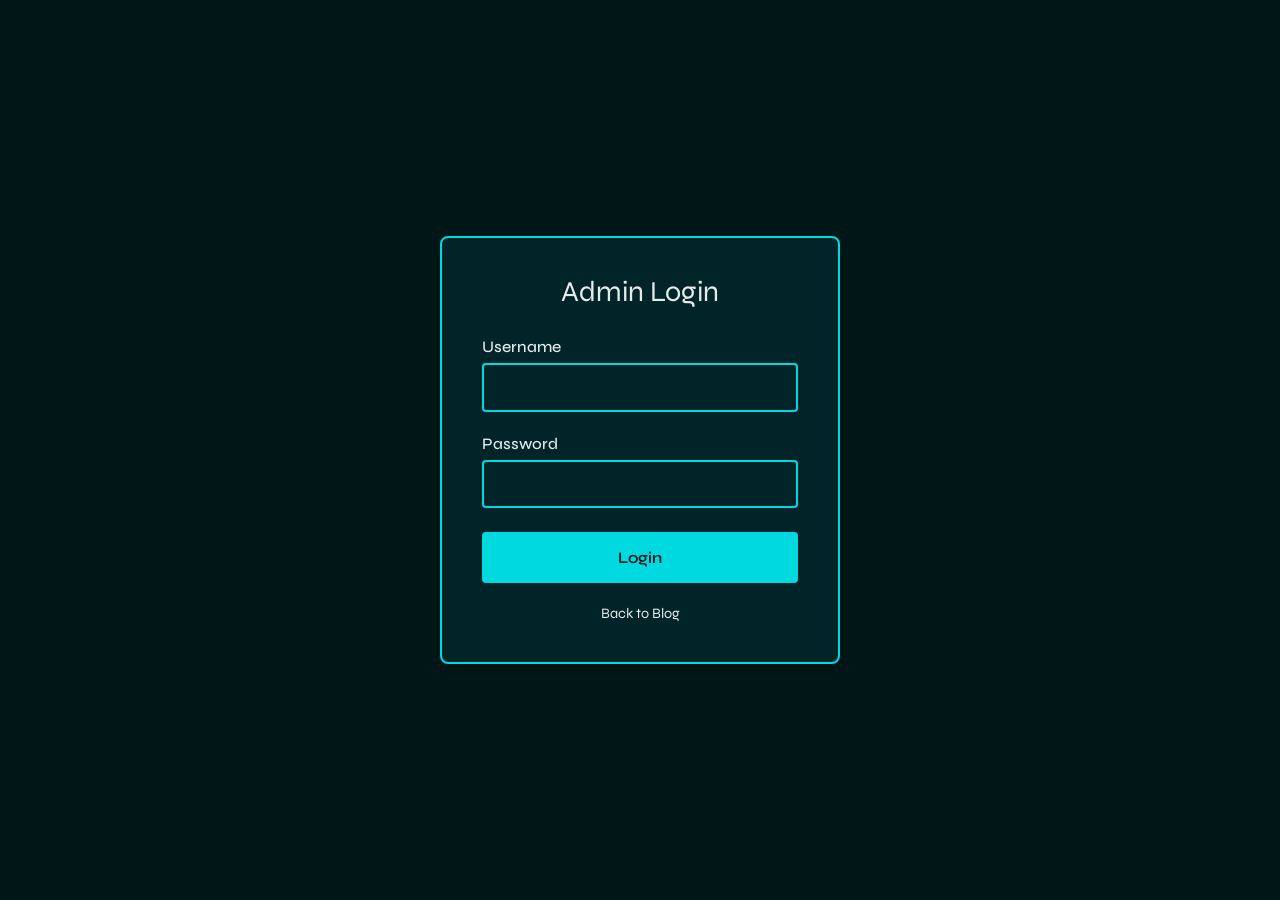
<file: admin-dashboard.html>
<!DOCTYPE html>
<html lang="en">
<head>
    <meta charset="UTF-8">
    <meta name="viewport" content="width=device-width, initial-scale=1.0">
    <title>Admin Dashboard - Imon Hosen</title>
    <link rel="stylesheet" href="css/style.css">
    <link rel="stylesheet" href="css/admin.css">
    <link rel="stylesheet" href="https://cdnjs.cloudflare.com/ajax/libs/font-awesome/6.5.1/css/all.min.css">
</head>
<body>
    <div class="admin-container">
        <!-- Sidebar -->
        <aside class="admin-sidebar">
            <div class="sidebar-header">
                <img src="img/logo/imon's.png" alt="Logo" class="sidebar-logo">
                <h2>Admin Panel</h2>
            </div>
            <nav class="sidebar-nav">
                <ul>
                    <li class="active">
                        <a href="#dashboard"><i class="fas fa-home"></i> Dashboard</a>
                    </li>
                    <li>
                        <a href="#new-post"><i class="fas fa-plus-circle"></i> New Post</a>
                    </li>
                    <li>
                        <a href="#manage-posts"><i class="fas fa-file-alt"></i> Manage Posts</a>
                    </li>
                    <li>
                        <a href="#categories"><i class="fas fa-tags"></i> Categories</a>
                    </li>
                    <li>
                        <a href="#analytics"><i class="fas fa-chart-bar"></i> Analytics</a>
                    </li>
                    <li>
                        <a href="#settings"><i class="fas fa-cog"></i> Settings</a>
                    </li>
                </ul>
            </nav>
            <div class="sidebar-footer">
                <button id="logoutBtn" class="logout-btn">
                    <i class="fas fa-sign-out-alt"></i> Logout
                </button>
            </div>
        </aside>

        <!-- Main Content -->
        <main class="admin-main">
            <!-- Top Header -->
            <header class="admin-header">
                <div class="header-left">
                    <button id="sidebarToggle" class="sidebar-toggle">
                        <i class="fas fa-bars"></i>
                    </button>
                    <h1>Dashboard</h1>
                </div>
                <div class="header-right">
                    <div class="admin-profile">
                        <img src="img/logo/imon's.png" alt="Profile" class="profile-img">
                        <span>Admin</span>
                    </div>
                </div>
            </header>

            <!-- Dashboard Content -->
            <div class="admin-content">
                <!-- Stats Cards -->
                <div class="stats-grid">
                    <div class="stat-card">
                        <div class="stat-icon">
                            <i class="fas fa-file-alt"></i>
                        </div>
                        <div class="stat-info">
                            <h3>Total Posts</h3>
                            <p id="totalPosts">0</p>
                        </div>
                    </div>
                    <div class="stat-card">
                        <div class="stat-icon">
                            <i class="fas fa-eye"></i>
                        </div>
                        <div class="stat-info">
                            <h3>Total Views</h3>
                            <p id="totalViews">0</p>
                        </div>
                    </div>
                    <div class="stat-card">
                        <div class="stat-icon">
                            <i class="fas fa-tags"></i>
                        </div>
                        <div class="stat-info">
                            <h3>Categories</h3>
                            <p id="totalCategories">0</p>
                        </div>
                    </div>
                    <div class="stat-card">
                        <div class="stat-icon">
                            <i class="fas fa-comments"></i>
                        </div>
                        <div class="stat-info">
                            <h3>Comments</h3>
                            <p id="totalComments">0</p>
                        </div>
                    </div>
                </div>

                <!-- New Post Form -->
                <div class="content-section" id="new-post-section">
                    <div class="section-header">
                        <h2>Create New Post</h2>
                        <button class="toggle-form-btn">
                            <i class="fas fa-chevron-down"></i>
                        </button>
                    </div>
                    <form id="blogForm" class="blog-form">
                        <div class="form-grid">
                            <div class="form-group">
                                <label for="blogTitle">Title</label>
                                <input type="text" id="blogTitle" required placeholder="Enter post title">
                            </div>
                            <div class="form-group">
                                <label for="blogCategory">Category</label>
                                <select id="blogCategory" required>
                                    <!-- Categories will be populated by JavaScript -->
                                </select>
                            </div>
                            <div class="form-group">
                                <label for="blogImage">Featured Image</label>
                                <div class="image-upload-container">
                                    <input type="file" id="blogImageFile" accept="image/*" class="image-file-input">
                                    <div class="image-upload-preview">
                                        <img id="imagePreview" src="#" alt="Preview" style="display: none;">
                                    </div>
                                    <input type="url" id="blogImage" placeholder="Or enter image URL">
                                </div>
                            </div>
                            <div class="form-group full-width">
                                <label for="blogContent">Content</label>
                                <textarea id="blogContent" rows="10" required placeholder="Write your blog content here..."></textarea>
                            </div>
                        </div>
                        <div class="form-actions">
                            <button type="submit" class="submit-btn">
                                <i class="fas fa-paper-plane"></i> Publish Post
                            </button>
                            <button type="button" class="draft-btn">
                                <i class="fas fa-save"></i> Save as Draft
                            </button>
                        </div>
                    </form>
                </div>

                <!-- Manage Posts Table -->
                <div class="content-section" id="manage-posts-section">
                    <div class="section-header">
                        <h2>Manage Posts</h2>
                        <div class="table-actions">
                            <div class="search-box">
                                <i class="fas fa-search"></i>
                                <input type="text" placeholder="Search posts...">
                            </div>
                            <select class="filter-select">
                                <option value="all">All Posts</option>
                                <option value="published">Published</option>
                                <option value="drafts">Drafts</option>
                            </select>
                        </div>
                    </div>
                    <div class="table-container">
                        <table class="blog-table">
                            <thead>
                                <tr>
                                    <th>Title</th>
                                    <th>Category</th>
                                    <th>Date</th>
                                    <th>Status</th>
                                    <th>Views</th>
                                    <th>Actions</th>
                                </tr>
                            </thead>
                            <tbody id="blogTable">
                                <!-- Blog posts will be populated by JavaScript -->
                            </tbody>
                        </table>
                    </div>
                </div>
            </div>
        </main>
    </div>

    <!-- Edit Post Modal -->
    <div id="editPostModal" class="modal">
        <div class="modal-content">
            <div class="modal-header">
                <h3>Edit Post</h3>
                <button class="close-modal">&times;</button>
            </div>
            <form id="editPostForm" class="blog-form">
                <input type="hidden" id="editPostId">
                <div class="form-grid">
                    <div class="form-group">
                        <label for="editBlogTitle">Title</label>
                        <input type="text" id="editBlogTitle" required>
                    </div>
                    <div class="form-group">
                        <label for="editBlogCategory">Category</label>
                        <select id="editBlogCategory" required>
                            <!-- Categories will be populated by JavaScript -->
                        </select>
                    </div>
                    <div class="form-group">
                        <label for="editBlogImage">Featured Image</label>
                        <div class="image-upload-container">
                            <input type="file" id="editBlogImageFile" accept="image/*" class="image-file-input">
                            <div class="image-upload-preview">
                                <img id="editImagePreview" src="#" alt="Preview" style="display: none;">
                            </div>
                            <input type="url" id="editBlogImage" placeholder="Or enter image URL">
                        </div>
                    </div>
                    <div class="form-group full-width">
                        <label for="editBlogContent">Content</label>
                        <textarea id="editBlogContent" rows="10" required></textarea>
                    </div>
                </div>
                <div class="form-actions">
                    <button type="submit" class="submit-btn">
                        <i class="fas fa-save"></i> Update Post
                    </button>
                    <button type="button" class="cancel-btn">
                        <i class="fas fa-times"></i> Cancel
                    </button>
                </div>
            </form>
        </div>
    </div>

    <script src="js/admin-dashboard.js"></script>
</body>
</html>
</file>
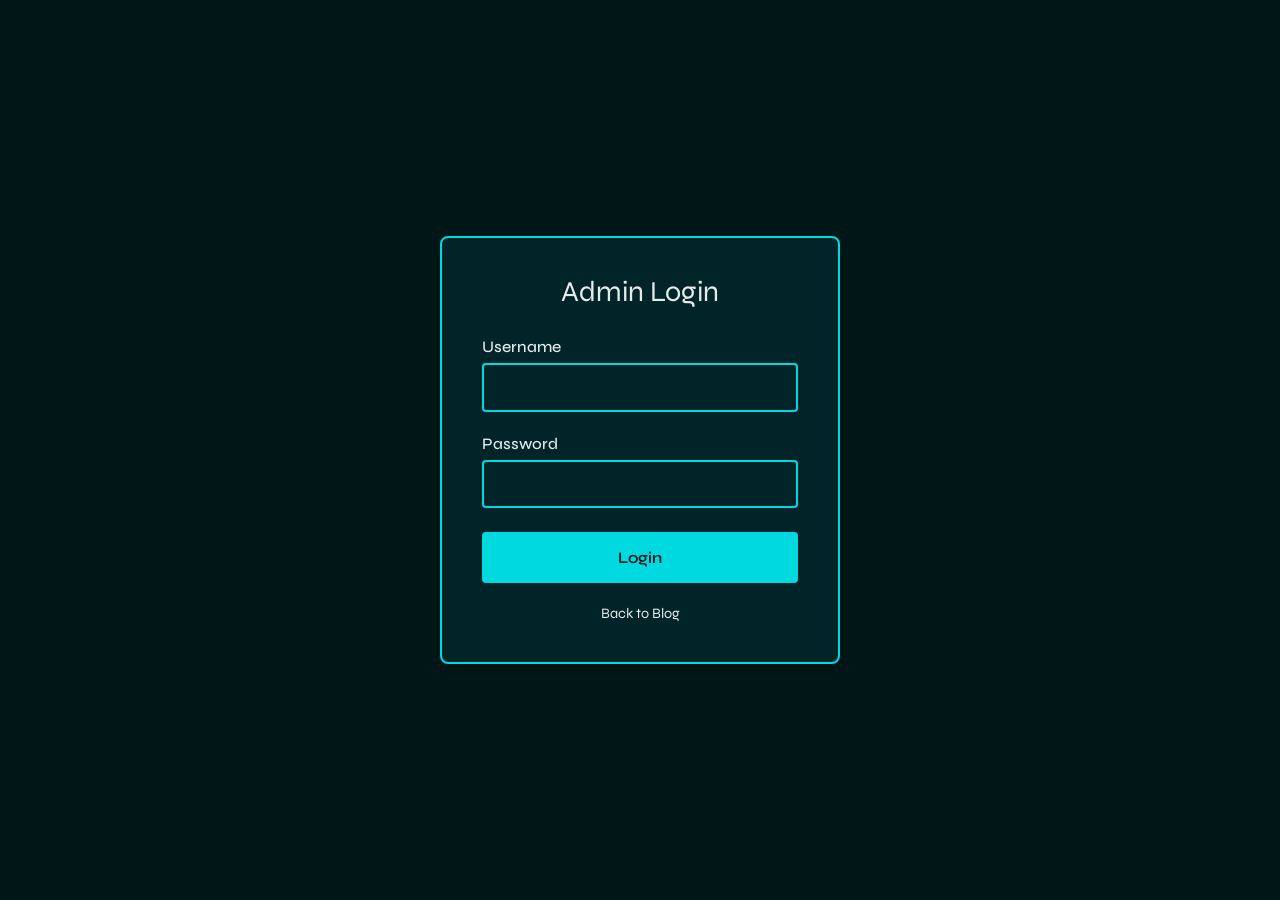
<file: admin-login.html>
<!DOCTYPE html>
<html lang="en">

<head>
  <meta charset="UTF-8" />
  <meta name="viewport" content="width=device-width, initial-scale=1.0, maximum-scale=1.0, user-scalable=no">
  <link rel="icon" type="image/png" href="img/logo/imon's.png" />
  <title>Admin Login - Imon Hosen</title>
  <script src="js/cache-buster.js"></script>
  <link rel="stylesheet" href="css/style.css" />
  <link rel="stylesheet" href="css/admin.css" />
  <link rel="stylesheet" href="https://cdnjs.cloudflare.com/ajax/libs/font-awesome/6.5.1/css/all.min.css" />
</head>

<body>
  <div class="admin-login-container">
    <div class="admin-login-box">
      <h1>Admin Login</h1>
      <form id="loginForm">
        <div class="form-group">
          <label for="username">Username</label>
          <input type="text" id="username" name="username" required>
        </div>
        <div class="form-group">
          <label for="password">Password</label>
          <input type="password" id="password" name="password" required>
        </div>
        <button type="submit" class="login-btn">Login</button>
      </form>
      <a href="blog.html" class="back-to-blog">Back to Blog</a>
    </div>
  </div>
  <script src="js/admin-dashboard.js"></script>
</body>

</html>
</file>
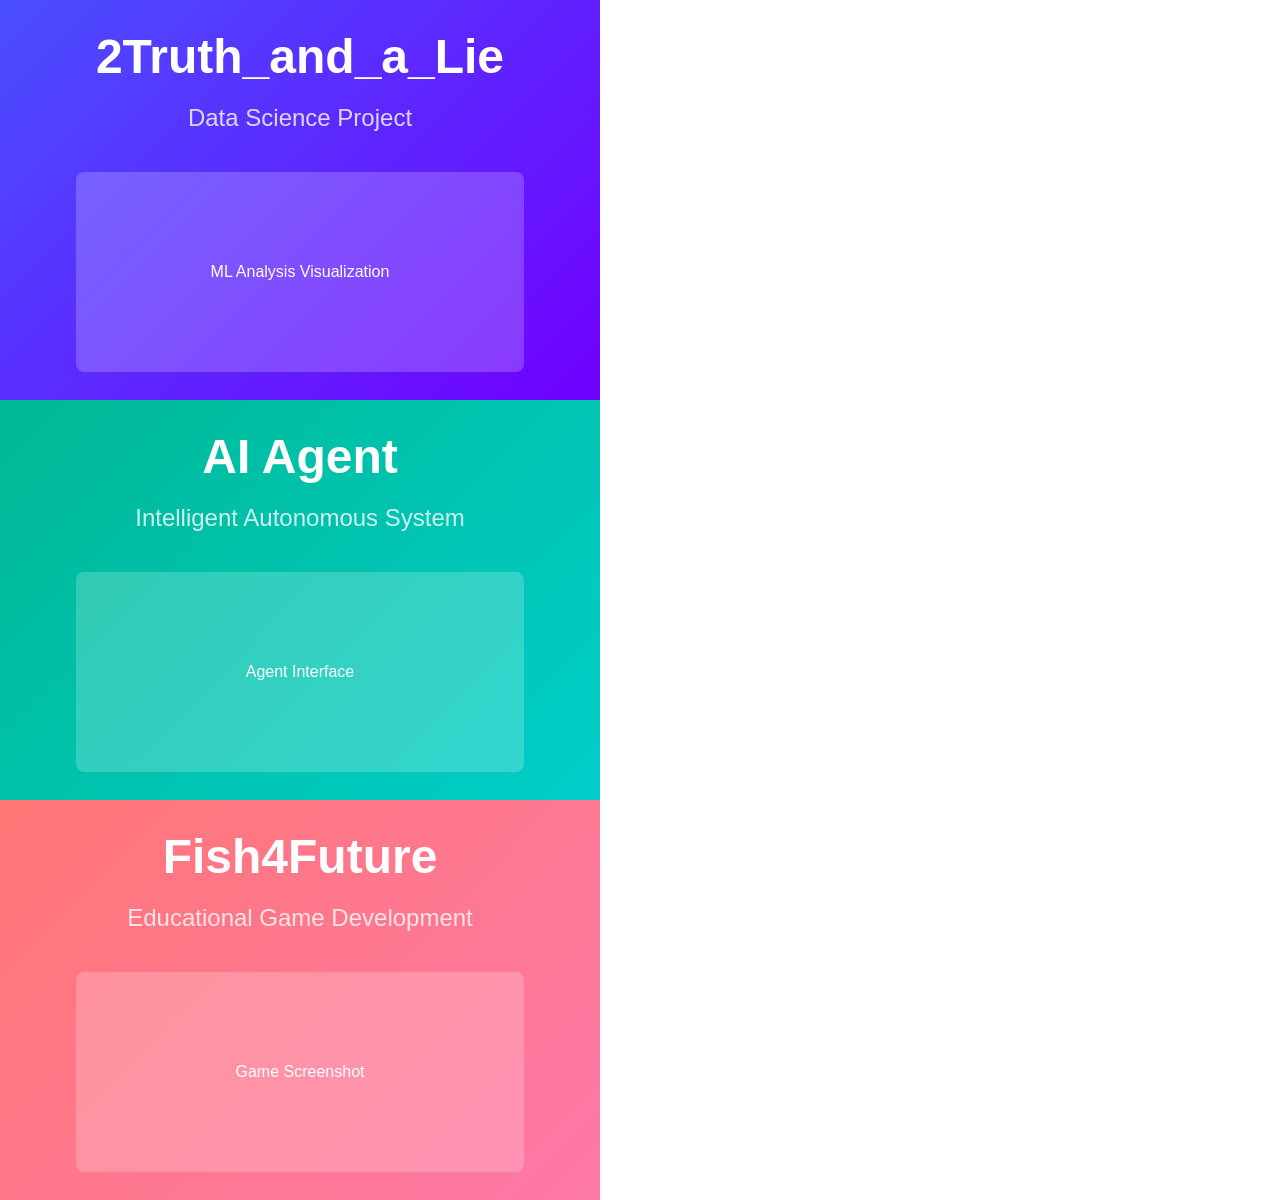
<file: placeholder.html>
<!DOCTYPE html>
<html lang="en">
<head>
  <meta charset="UTF-8">
  <meta name="viewport" content="width=device-width, initial-scale=1.0">
  <title>Project Placeholders</title>
  <style>
    body {
      margin: 0;
      padding: 0;
      font-family: 'Arial', sans-serif;
    }
    .placeholder {
      width: 600px;
      height: 400px;
      display: flex;
      flex-direction: column;
      justify-content: center;
      align-items: center;
      color: white;
      text-align: center;
      padding: 20px;
      box-sizing: border-box;
    }
    .data-science {
      background: linear-gradient(135deg, #4a4eff, #7000ff);
    }
    .ai-agent {
      background: linear-gradient(135deg, #00b894, #00cec9);
    }
    .game-dev {
      background: linear-gradient(135deg, #ff7675, #fd79a8);
    }
    .logo {
      font-size: 48px;
      font-weight: bold;
      margin-bottom: 20px;
    }
    .subtitle {
      font-size: 24px;
      margin-bottom: 40px;
      opacity: 0.8;
    }
    .screenshot {
      width: 80%;
      height: 200px;
      background-color: rgba(255, 255, 255, 0.2);
      border-radius: 8px;
      display: flex;
      justify-content: center;
      align-items: center;
    }
  </style>
</head>
<body>
  <div class="placeholder data-science">
    <div class="logo">2Truth_and_a_Lie</div>
    <div class="subtitle">Data Science Project</div>
    <div class="screenshot">ML Analysis Visualization</div>
  </div>
  
  <div class="placeholder ai-agent">
    <div class="logo">AI Agent</div>
    <div class="subtitle">Intelligent Autonomous System</div>
    <div class="screenshot">Agent Interface</div>
  </div>
  
  <div class="placeholder game-dev">
    <div class="logo">Fish4Future</div>
    <div class="subtitle">Educational Game Development</div>
    <div class="screenshot">Game Screenshot</div>
  </div>
</body>
</html>
</file>
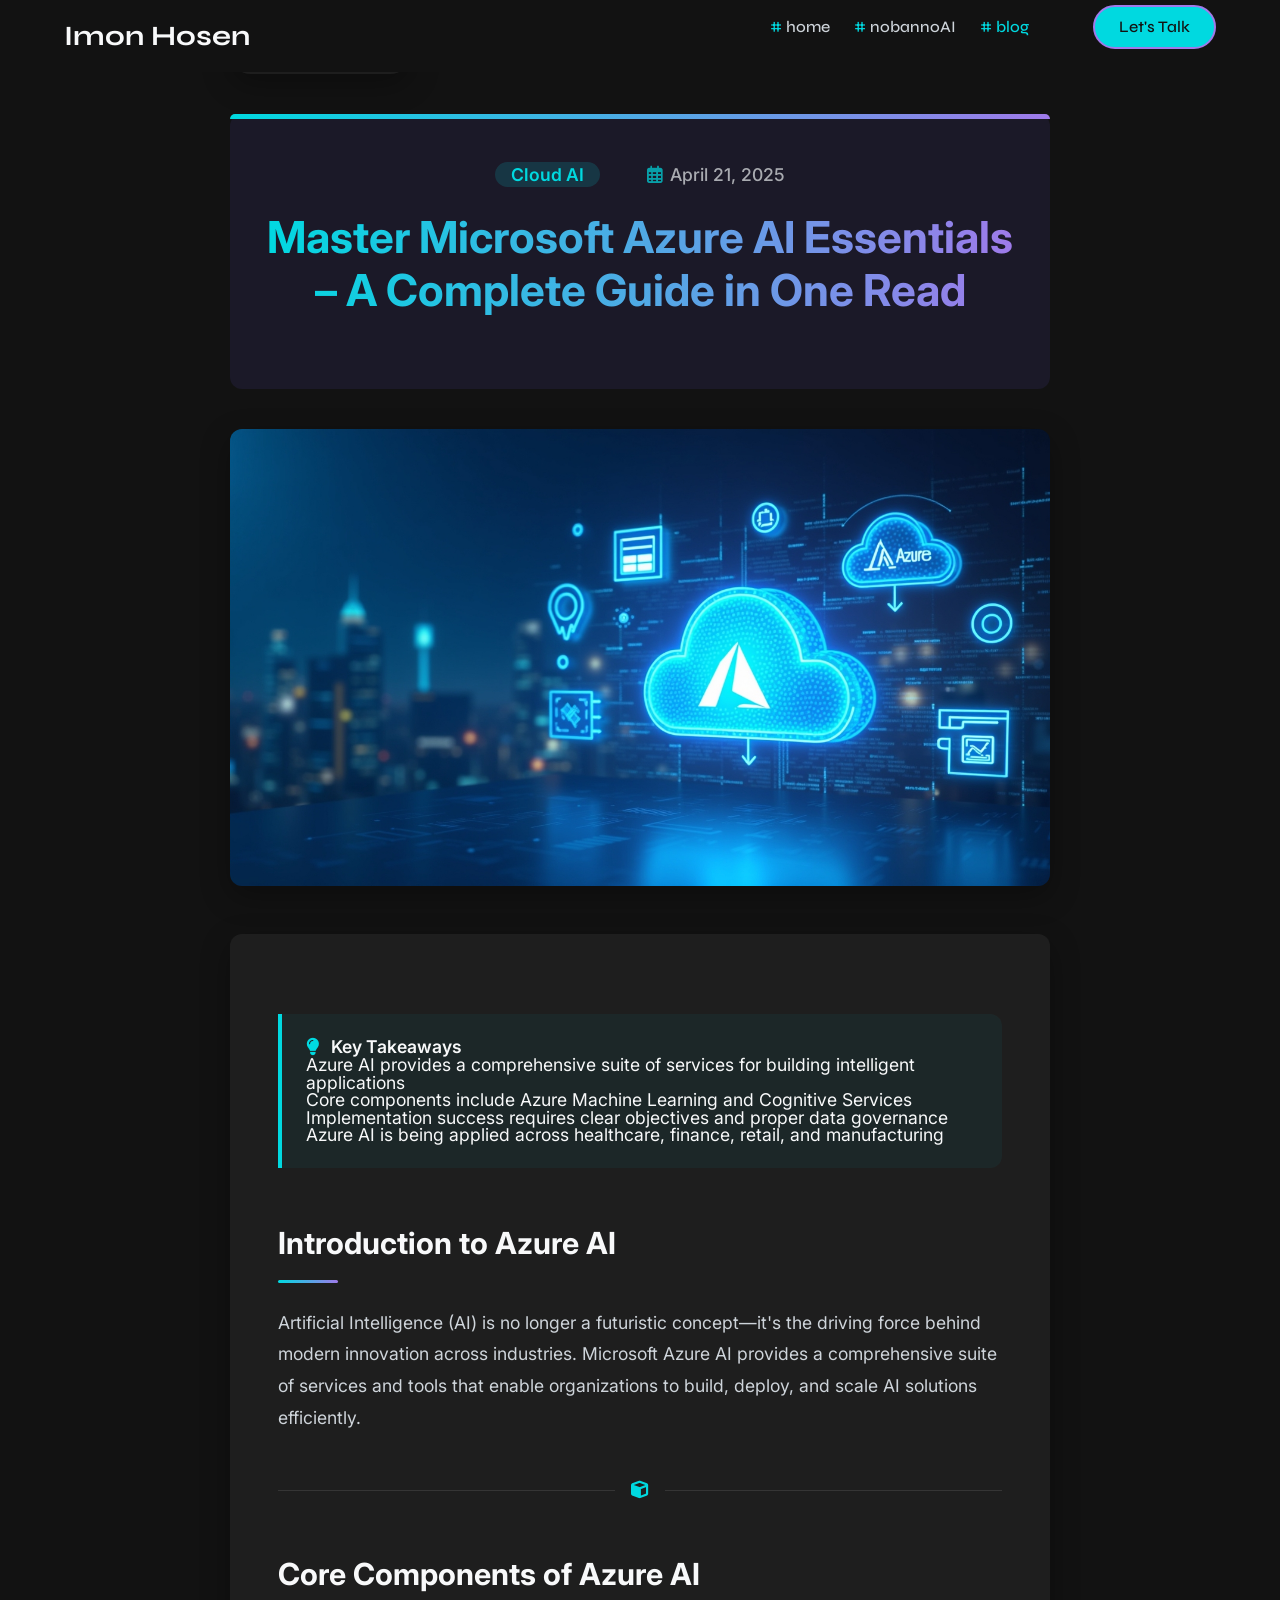
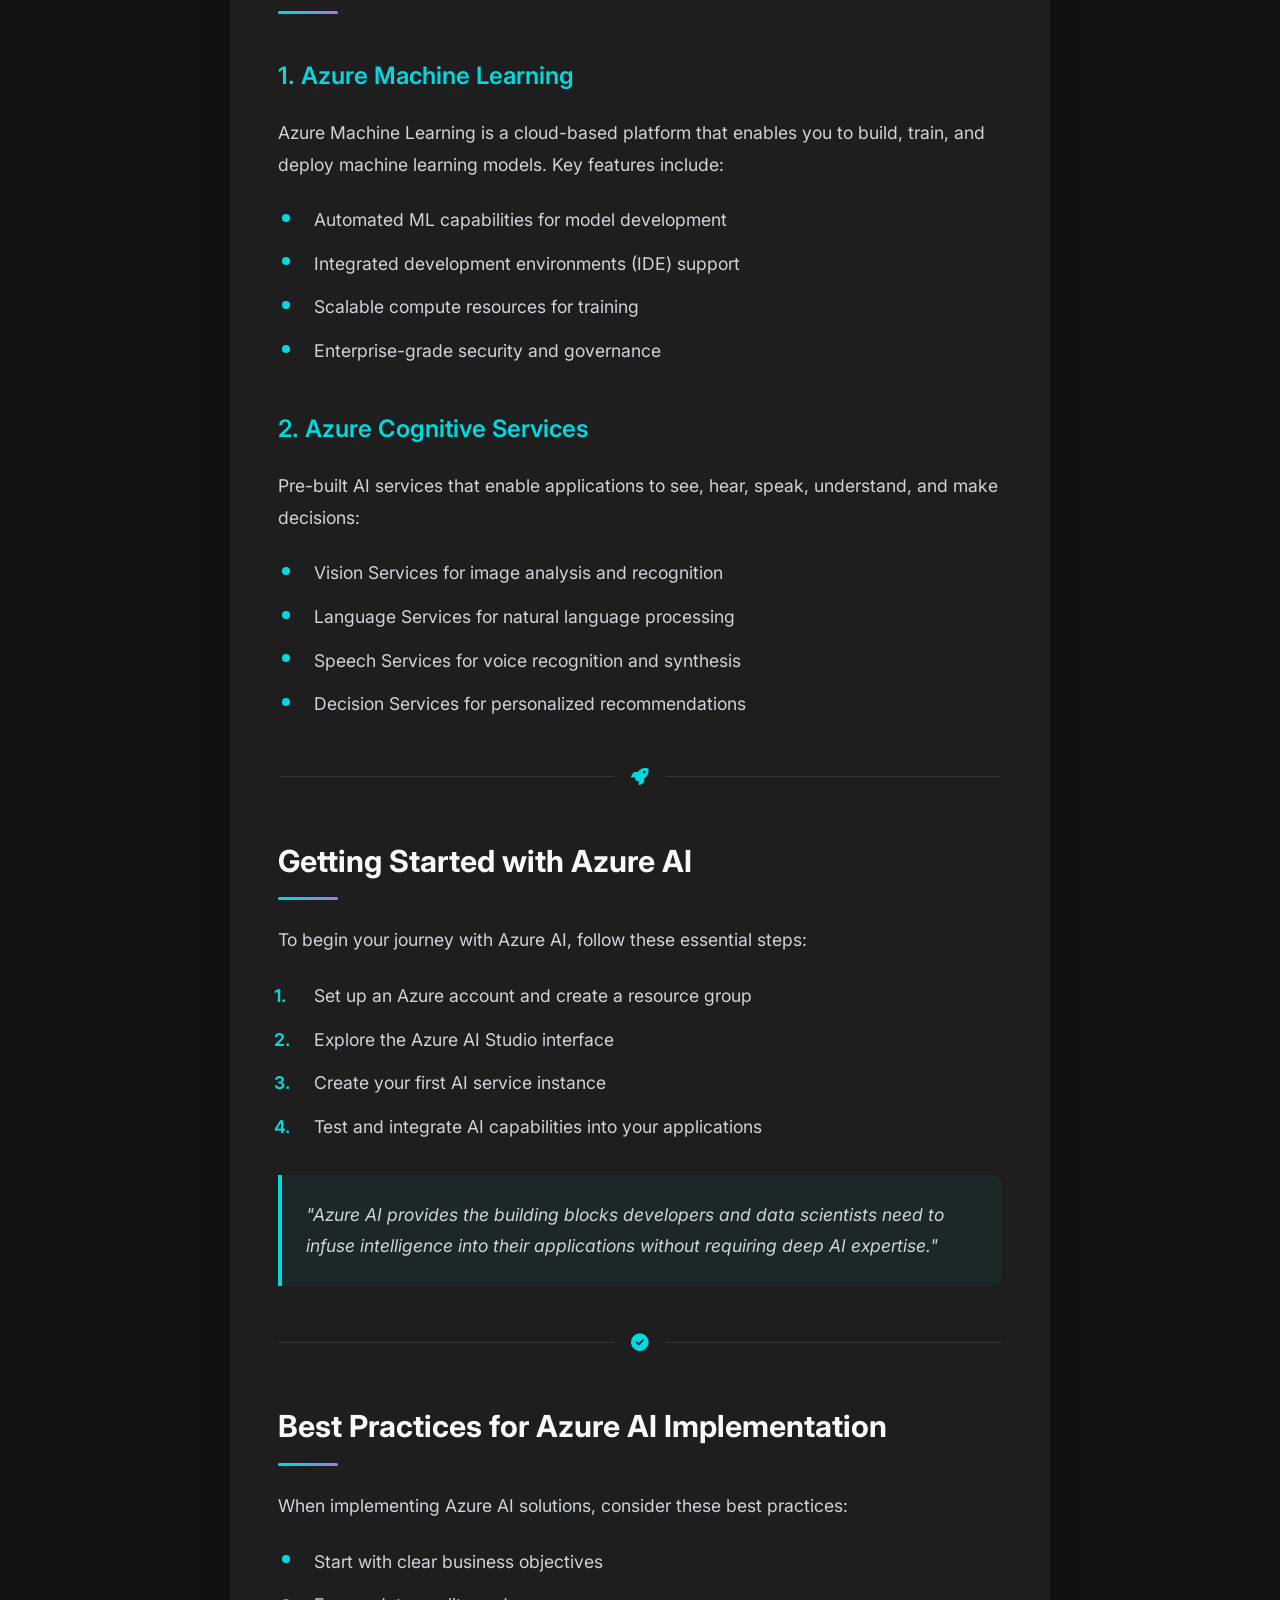
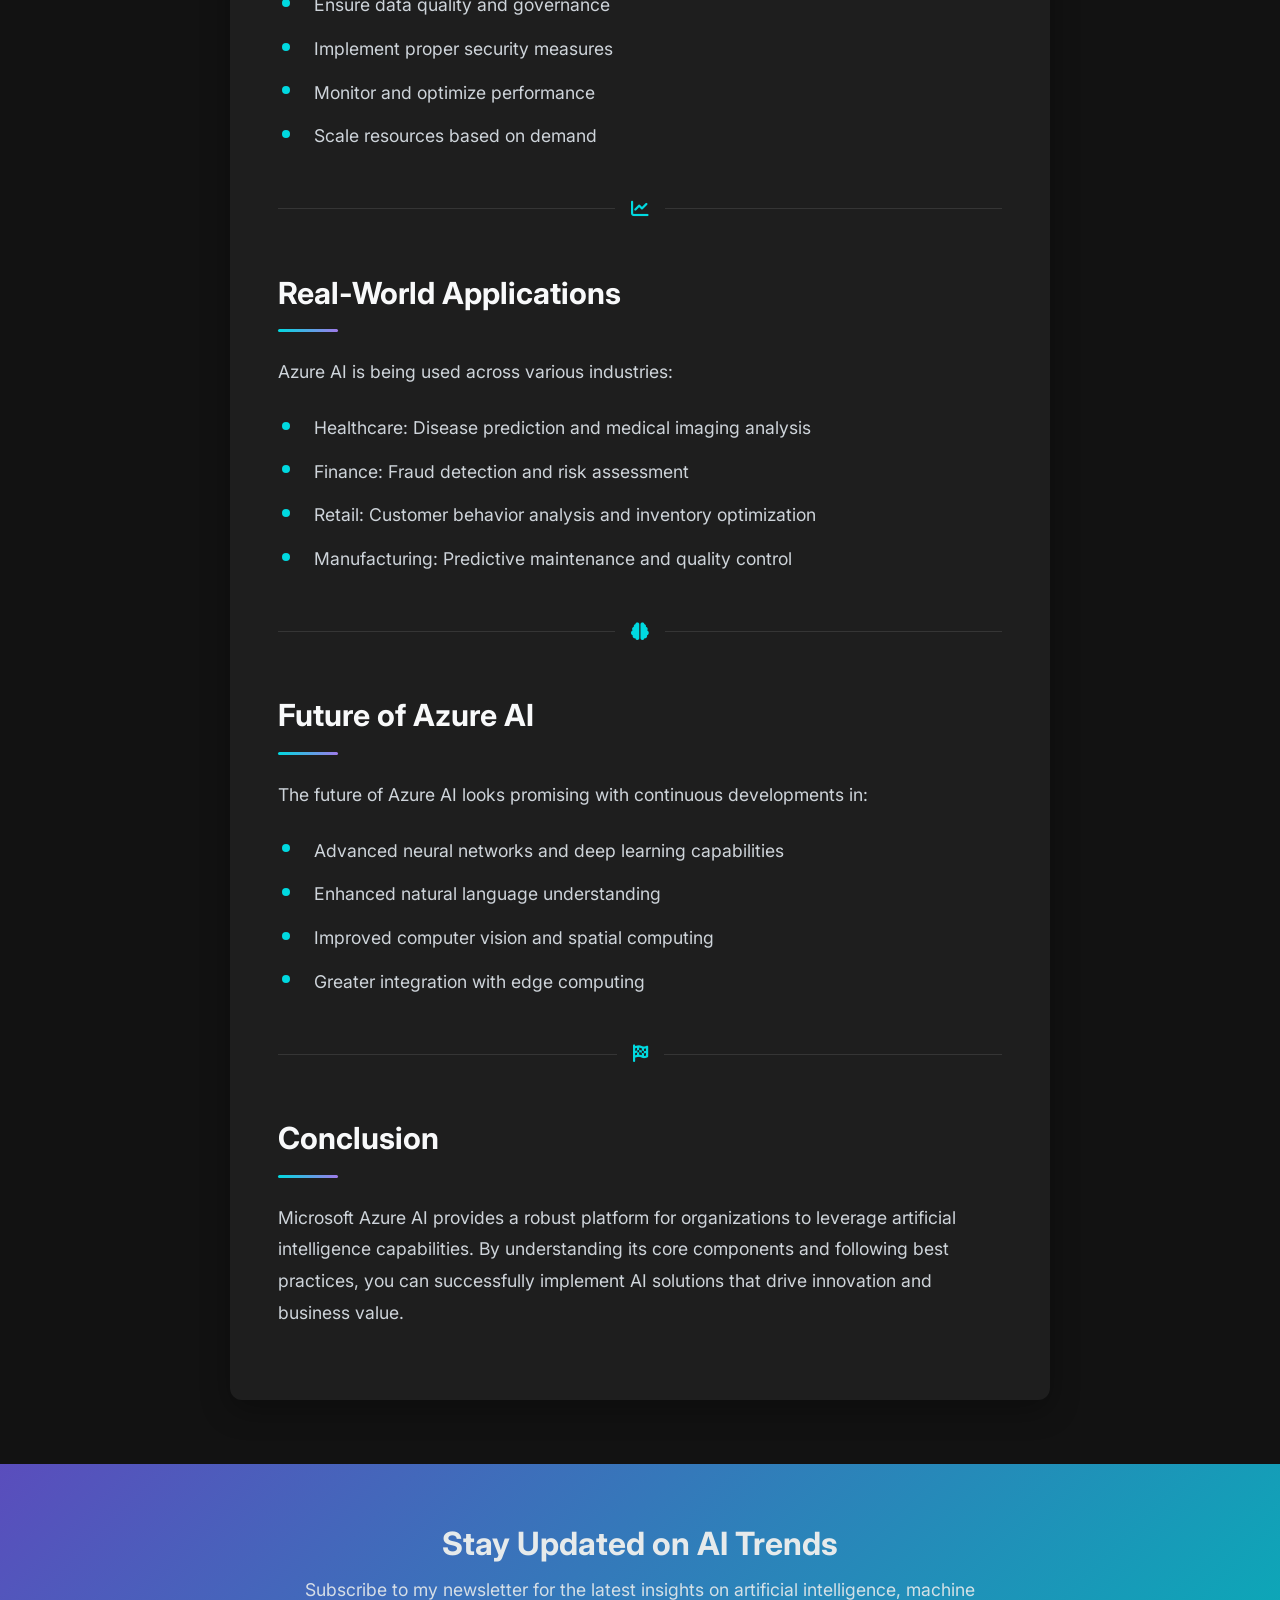
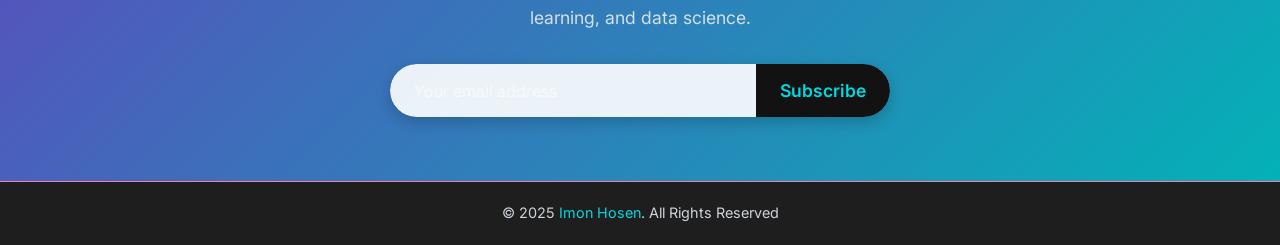
<file: blogpages/azureAI.html>
<!DOCTYPE html>
<html lang="en">

<head>
    <meta charset="UTF-8" />
    <meta name="viewport" content="width=device-width, initial-scale=1.0, maximum-scale=1.0, user-scalable=no">
    <link rel="icon" type="image/png" href="../img/logo/imon's.png" />
    <title>Master Microsoft Azure AI Essentials – A Complete Guide | Imon Hosen</title>
    <link rel="stylesheet" href="../css/style.css" />
    <link rel="stylesheet" href="../css/main.css" />
    <link rel="stylesheet" href="../css/blog.css" />
    <link rel="stylesheet" href="https://cdnjs.cloudflare.com/ajax/libs/font-awesome/6.5.1/css/all.min.css" />
    <link rel="stylesheet" href="https://fonts.googleapis.com/css2?family=Inter:wght@400;500;600;700&display=swap">
    <style>
        :root {
            --primary-color: #00d9e0;
            --primary-dark: #00b8be;
            --secondary-color: #9f7aea;
            --accent-color: #fd79a8;
            --text-dark: #f8f9fa;
            --text-light: #ced4da;
            --text-muted: #adb5bd;
            --background-dark: #121212;
            --background-card: #1e1e1e;
            --background-light: #2d2d2d;
            --shadow-soft: 0 10px 30px rgba(0, 0, 0, 0.3);
            --border-radius: 12px;
        }

        body {
            font-family: 'Inter', sans-serif;
            background-color: var(--background-dark);
            color: var(--text-dark);
        }

        .blog-article {
            max-width: 820px;
            margin: 2rem auto 4rem;
            padding: 0;
        }

        .blog-article__header {
            text-align: center;
            margin-bottom: 2.5rem;
            position: relative;
            padding: 3rem 2rem;
            background: rgba(108, 92, 231, 0.1);
            border-radius: var(--border-radius);
        }

        .blog-article__header::before {
            content: '';
            position: absolute;
            top: 0;
            left: 0;
            width: 100%;
            height: 5px;
            background: linear-gradient(90deg, var(--primary-color), var(--secondary-color));
            border-top-left-radius: var(--border-radius);
            border-top-right-radius: var(--border-radius);
        }

        .blog-article__meta {
            display: flex;
            justify-content: center;
            gap: 2rem;
            margin-bottom: 1.5rem;
            color: var(--text-light);
            font-weight: 500;
        }

        .blog-article__meta .post-category {
            color: var(--primary-color);
            font-weight: 600;
            position: relative;
            padding: 0.25rem 1rem;
            background-color: rgba(0, 217, 224, 0.15);
            border-radius: 20px;
        }

        .blog-article__meta .post-date {
            display: flex;
            align-items: center;
        }

        .blog-article__meta .post-date::before {
            content: '\f073';
            font-family: 'Font Awesome 5 Free';
            margin-right: 0.5rem;
            color: var(--primary-color);
        }

        .blog-article__title {
            font-size: 2.75rem;
            margin-bottom: 1.5rem;
            line-height: 1.2;
            color: var(--text-dark);
            font-weight: 700;
            background: linear-gradient(90deg, var(--primary-color), var(--secondary-color));
            -webkit-background-clip: text;
            -webkit-text-fill-color: transparent;
            background-clip: text;
        }

        .blog-article__featured-image-container {
            margin: 0 auto 3rem;
            border-radius: var(--border-radius);
            overflow: hidden;
            box-shadow: var(--shadow-soft);
            position: relative;
        }

        .blog-article__featured-image {
            width: 100%;
            height: auto;
            display: block;
            transition: transform 0.3s ease;
        }

        .blog-article__featured-image:hover {
            transform: scale(1.02);
        }

        .blog-article__content-wrapper {
            background-color: var(--background-card);
            padding: 3rem;
            border-radius: var(--border-radius);
            box-shadow: var(--shadow-soft);
        }

        .blog-article__content {
            font-size: 1.1rem;
            line-height: 1.8;
            color: var(--text-light);
        }

        .blog-article__content h2 {
            font-size: 1.9rem;
            margin: 3rem 0 1.5rem;
            color: var(--text-dark);
            position: relative;
            padding-bottom: 0.75rem;
            font-weight: 700;
        }

        .blog-article__content h2::after {
            content: '';
            position: absolute;
            bottom: 0;
            left: 0;
            width: 60px;
            height: 3px;
            background: linear-gradient(90deg, var(--primary-color), var(--secondary-color));
            border-radius: 3px;
        }

        .blog-article__content h3 {
            font-size: 1.5rem;
            margin: 2.5rem 0 1.25rem;
            color: var(--primary-color);
            font-weight: 600;
        }

        .blog-article__content p {
            margin-bottom: 1.5rem;
            color: var(--text-light);
        }

        .blog-article__content ul,
        .blog-article__content ol {
            margin: 1.5rem 0;
            padding-left: 1.25rem;
            color: var(--text-light);
        }

        .blog-article__content li {
            margin-bottom: 0.75rem;
            position: relative;
            padding-left: 1rem;
        }

        .blog-article__content ul li::before {
            content: '';
            position: absolute;
            left: -1rem;
            top: 0.6rem;
            width: 8px;
            height: 8px;
            background-color: var(--primary-color);
            border-radius: 50%;
        }

        .blog-article__content ol {
            counter-reset: item;
            list-style-type: none;
        }

        .blog-article__content ol li {
            counter-increment: item;
        }

        .blog-article__content ol li::before {
            content: counter(item) ".";
            position: absolute;
            left: -1.5rem;
            top: 0;
            color: var(--primary-color);
            font-weight: 650;
        }

        .blog-article__content code {
            background: var(--background-light);
            padding: 0.2rem 0.4rem;
            border-radius: 4px;
            font-size: 0.9em;
            color: var(--primary-color);
            font-family: monospace;
        }

        .blog-article__content blockquote {
            border-left: 4px solid var(--primary-color);
            padding: 1.5rem;
            margin: 2rem 0;
            background-color: rgba(0, 217, 224, 0.05);
            border-radius: 0 var(--border-radius) var(--border-radius) 0;
            font-style: italic;
            color: var(--text-muted);
        }

        .blog-article__content blockquote p:last-child {
            margin-bottom: 0;
        }

        .back-to-blog {
            display: inline-flex;
            align-items: center;
            gap: 0.75rem;
            color: var(--text-dark);
            text-decoration: none;
            margin-bottom: 2.5rem;
            font-weight: 600;
            padding: 0.75rem 1.5rem;
            background-color: var(--background-card);
            border-radius: 30px;
            box-shadow: var(--shadow-soft);
            transition: all 0.3s ease;
        }

        .back-to-blog:hover {
            color: var(--primary-color);
            transform: translateX(-5px);
        }

        .back-to-blog i {
            transition: transform 0.3s ease;
        }

        .back-to-blog:hover i {
            transform: translateX(-3px);
        }

        /* Section dividers */
        .section-divider {
            display: flex;
            align-items: center;
            margin: 3rem 0;
            color: var(--text-muted);
        }

        .section-divider::before,
        .section-divider::after {
            content: '';
            flex: 1;
            height: 1px;
            background-color: rgba(255, 255, 255, 0.1);
        }

        .section-divider::before {
            margin-right: 1rem;
        }

        .section-divider::after {
            margin-left: 1rem;
        }

        .section-divider i {
            color: var(--primary-color);
        }

        /* Newsletter section styling */
        .blog-newsletter {
            background: linear-gradient(135deg, rgba(108, 92, 231, 0.8), rgba(0, 217, 224, 0.8));
            padding: 4rem 0;
            margin-top: 4rem;
        }

        .newsletter-content {
            max-width: 700px;
            margin: 0 auto;
            text-align: center;
            color: white;
        }

        .newsletter-title {
            font-size: 2rem;
            margin-bottom: 1rem;
            font-weight: 700;
        }

        .newsletter-text {
            margin-bottom: 2rem;
            font-size: 1.1rem;
            opacity: 0.9;
        }

        .newsletter-form {
            display: flex;
            max-width: 500px;
            margin: 0 auto;
            border-radius: 50px;
            overflow: hidden;
            box-shadow: 0 5px 15px rgba(0, 0, 0, 0.2);
        }

        .newsletter-form input {
            flex: 1;
            padding: 1rem 1.5rem;
            border: none;
            font-size: 1rem;
            background-color: rgba(255, 255, 255, 0.9);
        }

        .newsletter-form button {
            background-color: var(--background-dark);
            color: var(--primary-color);
            font-weight: 600;
            padding: 1rem 1.5rem;
            border: none;
            cursor: pointer;
            transition: all 0.3s ease;
        }

        .newsletter-form button:hover {
            background-color: var(--primary-dark);
            color: white;
        }

        /* Reading progress bar */
        .progress-container {
            position: fixed;
            top: 0;
            z-index: 1000;
            width: 100%;
            height: 5px;
            background: transparent;
        }

        .progress-bar {
            height: 5px;
            background: linear-gradient(90deg, var(--primary-color), var(--secondary-color));
            width: 0%;
        }

        /* Key takeaways section */
        .key-takeaways {
            background-color: rgba(0, 217, 224, 0.05);
            border-left: 4px solid var(--primary-color);
            padding: 1.5rem;
            margin: 2rem 0 3rem;
            border-radius: 0 var(--border-radius) var(--border-radius) 0;
        }

        .key-takeaways h3 {
            margin-top: 0;
            color: var(--text-dark);
            font-weight: 600;
        }

        .key-takeaways i {
            color: var(--primary-color);
            margin-right: 0.5rem;
        }

        .key-takeaways ul {
            margin-bottom: 0;
        }

        /* Footer */
        .footer {
            background-color: var(--background-card);
        }

        .footer__copyright {
            color: var(--text-light);
        }

        .footer__copyright span {
            color: var(--primary-color);
        }

        /* Header and menu items */
        .header {
            background-color: var(--background-dark);
        }

        .header__logo {
            color: var(--text-dark);
        }

        .menu__link {
            color: var(--text-light);
        }

        .menu__link:hover, 
        .menu__link.active {
            color: var(--primary-color);
        }

        .hash {
            color: var(--primary-color);
        }

        .actions-header__button {
            background-color: var(--primary-color);
            color: var(--background-dark);
        }

        @media (max-width: 768px) {
            .blog-article {
                margin: 1rem auto 3rem;
            }

            .blog-article__header {
                padding: 2rem 1.5rem;
            }

            .blog-article__title {
                font-size: 2rem;
            }

            .blog-article__content-wrapper {
                padding: 1.5rem;
            }

            .blog-article__content {
                font-size: 1rem;
            }

            .blog-article__content h2 {
                font-size: 1.6rem;
            }

            .blog-article__content h3 {
                font-size: 1.3rem;
            }

            .newsletter-title {
                font-size: 1.5rem;
            }

            .newsletter-form {
                flex-direction: column;
                border-radius: var(--border-radius);
            }

            .newsletter-form input,
            .newsletter-form button {
                width: 100%;
                border-radius: 0;
            }
        }
    </style>
</head>

<body>
    <!-- Reading progress bar -->
    <div class="progress-container">
        <div class="progress-bar" id="progressBar"></div>
    </div>

    <div class="wrapper">
        <header class="header">
            <div class="header__container">
                <a href="../index.html" class="header__logo">Imon Hosen</a>
                <div class="header__navigation">
                    <div class="header__menu menu">
                        <nav class="menu__body">
                            <ul class="menu__list">
                                <li class="menu__item"><a href="../index.html" class="menu__link"><span class="hash">#</span>home</a></li>
                                <li class="menu__item"><a href="https://nobannoai.com/" target="_blank" class="menu__link"><span class="hash">#</span>nobannoAI</a></li>
                                <li class="menu__item"><a href="../blog.html" class="menu__link active"><span class="hash">#</span>blog</a></li>
                                <li class="menu__item menu__item--with-button">
                                    <a href="../index.html#contact" class="actions-header__button mobile-button">Let's Talk</a>
                                </li>
                            </ul>
                            <a href="../index.html#contact" class="actions-header__button desktop-button">Let's Talk</a>
                        </nav>
                    </div>
                    <div class="header__actions actions-header">
                        <button type="button" class="menu__icon icon-menu"><span></span></button>
                    </div>
                </div>
            </div>
        </header>

        <main class="page">
            <article class="blog-article">
                <a href="../blog.html" class="back-to-blog">
                    <i class="fas fa-arrow-left"></i>
                    Back to Blog
                </a>
                
                <header class="blog-article__header">
                    <div class="blog-article__meta">
                        <span class="post-category">Cloud AI</span>
                        <span class="post-date">April 21, 2025</span>
                    </div>
                    <h1 class="blog-article__title">Master Microsoft Azure AI Essentials – A Complete Guide in One Read</h1>
                </header>

                <div class="blog-article__featured-image-container">
                    <img src="../bolg_post/azure ai.jpg" alt="Azure AI Essentials" class="blog-article__featured-image">
                </div>

                <div class="blog-article__content-wrapper">
                    <div class="key-takeaways">
                        <h3><i class="fas fa-lightbulb"></i> Key Takeaways</h3>
                        <ul>
                            <li>Azure AI provides a comprehensive suite of services for building intelligent applications</li>
                            <li>Core components include Azure Machine Learning and Cognitive Services</li>
                            <li>Implementation success requires clear objectives and proper data governance</li>
                            <li>Azure AI is being applied across healthcare, finance, retail, and manufacturing</li>
                        </ul>
                    </div>

                    <div class="blog-article__content">
                        <h2>Introduction to Azure AI</h2>
                        <p>Artificial Intelligence (AI) is no longer a futuristic concept—it's the driving force behind modern innovation across industries. Microsoft Azure AI provides a comprehensive suite of services and tools that enable organizations to build, deploy, and scale AI solutions efficiently.</p>

                        <div class="section-divider">
                            <i class="fas fa-cube"></i>
                        </div>

                        <h2>Core Components of Azure AI</h2>
                        <h3>1. Azure Machine Learning</h3>
                        <p>Azure Machine Learning is a cloud-based platform that enables you to build, train, and deploy machine learning models. Key features include:</p>
                        <ul>
                            <li>Automated ML capabilities for model development</li>
                            <li>Integrated development environments (IDE) support</li>
                            <li>Scalable compute resources for training</li>
                            <li>Enterprise-grade security and governance</li>
                        </ul>

                        <h3>2. Azure Cognitive Services</h3>
                        <p>Pre-built AI services that enable applications to see, hear, speak, understand, and make decisions:</p>
                        <ul>
                            <li>Vision Services for image analysis and recognition</li>
                            <li>Language Services for natural language processing</li>
                            <li>Speech Services for voice recognition and synthesis</li>
                            <li>Decision Services for personalized recommendations</li>
                        </ul>

                        <div class="section-divider">
                            <i class="fas fa-rocket"></i>
                        </div>

                        <h2>Getting Started with Azure AI</h2>
                        <p>To begin your journey with Azure AI, follow these essential steps:</p>
                        <ol>
                            <li>Set up an Azure account and create a resource group</li>
                            <li>Explore the Azure AI Studio interface</li>
                            <li>Create your first AI service instance</li>
                            <li>Test and integrate AI capabilities into your applications</li>
                        </ol>

                        <blockquote>
                            <p>"Azure AI provides the building blocks developers and data scientists need to infuse intelligence into their applications without requiring deep AI expertise."</p>
                        </blockquote>

                        <div class="section-divider">
                            <i class="fas fa-check-circle"></i>
                        </div>

                        <h2>Best Practices for Azure AI Implementation</h2>
                        <p>When implementing Azure AI solutions, consider these best practices:</p>
                        <ul>
                            <li>Start with clear business objectives</li>
                            <li>Ensure data quality and governance</li>
                            <li>Implement proper security measures</li>
                            <li>Monitor and optimize performance</li>
                            <li>Scale resources based on demand</li>
                        </ul>

                        <div class="section-divider">
                            <i class="fas fa-chart-line"></i>
                        </div>

                        <h2>Real-World Applications</h2>
                        <p>Azure AI is being used across various industries:</p>
                        <ul>
                            <li>Healthcare: Disease prediction and medical imaging analysis</li>
                            <li>Finance: Fraud detection and risk assessment</li>
                            <li>Retail: Customer behavior analysis and inventory optimization</li>
                            <li>Manufacturing: Predictive maintenance and quality control</li>
                        </ul>

                        <div class="section-divider">
                            <i class="fas fa-brain"></i>
                        </div>

                        <h2>Future of Azure AI</h2>
                        <p>The future of Azure AI looks promising with continuous developments in:</p>
                        <ul>
                            <li>Advanced neural networks and deep learning capabilities</li>
                            <li>Enhanced natural language understanding</li>
                            <li>Improved computer vision and spatial computing</li>
                            <li>Greater integration with edge computing</li>
                        </ul>

                        <div class="section-divider">
                            <i class="fas fa-flag-checkered"></i>
                        </div>

                        <h2>Conclusion</h2>
                        <p>Microsoft Azure AI provides a robust platform for organizations to leverage artificial intelligence capabilities. By understanding its core components and following best practices, you can successfully implement AI solutions that drive innovation and business value.</p>
                    </div>
                </div>
            </article>

            <section class="blog-newsletter">
                <div class="blog-newsletter__container">
                    <div class="newsletter-content">
                        <h2 class="newsletter-title">Stay Updated on AI Trends</h2>
                        <p class="newsletter-text">Subscribe to my newsletter for the latest insights on artificial intelligence, machine learning, and data science.</p>
                        <form class="newsletter-form">
                            <input type="email" placeholder="Your email address" required>
                            <button type="submit">Subscribe</button>
                        </form>
                    </div>
                </div>
            </section>
        </main>

        <footer class="footer">
            <div class="footer__container">
                <div class="footer__copyright">© 2025 <span>Imon Hosen</span>. All Rights Reserved</div>
            </div>
        </footer>
    </div>
    <script src="../js/script.js"></script>
    <script>
        // Reading progress bar functionality
        window.onscroll = function() {
            updateProgressBar();
        };

        function updateProgressBar() {
            const winScroll = document.body.scrollTop || document.documentElement.scrollTop;
            const height = document.documentElement.scrollHeight - document.documentElement.clientHeight;
            const scrolled = (winScroll / height) * 100;
            document.getElementById("progressBar").style.width = scrolled + "%";
        }
    </script>
</body>

</html>
</file>
<file: css/style.css>
@import url("reset.css");

@import url("https://fonts.googleapis.com/css?family=Inter:regular,500,600,700&display=swap");
@import url('https://fonts.googleapis.com/css2?family=Syne:wght@400;500;600;700;800&display=swap');

/* ************COMMON************ */

:root {
  --primary-color: #001617;
  --secondary-color: #00E5FF;
  --text-color: #E0E0E0;
  --bg-color: #001617;
  --accent-color: #002F33;
  --light-text: #e6eaeb;
  --dark-overlay: rgba(0, 22, 23, 0.95);
  --card-bg: #002428;
}

.logo {
  font-weight: 700;
  font-size: 2.25rem;
  color: var(--primary-color);
  text-decoration: none;
}

body {
  font-family: "Syne", sans-serif;
  font-size: 1.1rem;
  color: var(--text-color);
  background-color: var(--bg-color);
}

.main__title, 
.about__title,
.services__title,
.testimonial__title,
.contact__title,
.header__logo {
  font-family: "Syne", sans-serif;
  font-weight: 700;
}

.menu__link,
.actions-header__button,
.social__title {
  font-family: "Syne", sans-serif;
  font-weight: 500;
}

[class*="__container"] {
  max-width: 72.624rem;
  margin: 0 auto;
  padding: 0 0.938rem;
}

.button {
  font-weight: 600;
  display: inline-block;
  padding: 0.75rem 1.5rem;
  border-radius: 30px;
  transition: all 0.3s;
  color: var(--bg-color);
  background-color: var(--primary-color);
  text-decoration: none;
}

.button:hover {
  transform: translateY(-2px);
  box-shadow: 0 5px 15px rgba(0, 0, 0, 0.1);
}

.button--outline {
  background-color: transparent;
  border: 2px solid var(--primary-color);
  color: var(--primary-color);
}

.title {
  font-size: 3.5rem;
  font-weight: 600;
  color: var(--primary-color);
}

.wrapper {
  min-height: 100%;
  display: -webkit-box;
  display: -ms-flexbox;
  display: flex;
  -webkit-box-orient: vertical;
  -webkit-box-direction: normal;
  -ms-flex-direction: column;
  flex-direction: column;
  overflow: hidden;
}

/* ************HEADER************ */

.header {
  position: fixed;
  top: 0;
  left: 0;
  width: 100%;
  background: rgba(0, 22, 23, 0.25);
  backdrop-filter: blur(12px);
  -webkit-backdrop-filter: blur(12px);
  z-index: 1000;
  transition: all 0.3s ease;
}

.header.scrolled {
  background: rgba(0, 22, 23, 0.65);
  backdrop-filter: blur(16px);
  -webkit-backdrop-filter: blur(16px);
  box-shadow: 0 2px 20px rgba(0, 0, 0, 0.2);
}

.header__container {
  display: flex;
  align-items: center;
  justify-content: space-between;
  min-height: 4.5rem;
  max-width: 100%;
  padding: 0 4rem;
}

.header__logo {
  font-size: 1.75rem;
  font-weight: 700;
  color: #04bbc2;
  text-decoration: none;
  transition: all 0.3s ease;
}

.header__logo:hover {
  opacity: 0.9;
}

.header__logo span {
  color: var(--secondary-color);
}

.menu__body {
  display: flex;
  align-items: center;
  gap: 2.5rem;
}

.menu__list {
  display: flex;
  align-items: center;
  gap: 2rem;
}

.menu__link {
  font-weight: 500;
  font-size: 1rem;
  color: var(--text-color);
  text-decoration: none;
  position: relative;
  padding: 0.5rem 0;
  transition: all 0.3s ease;
  display: flex;
  align-items: center;
  gap: 0.25rem;
}

.menu__link .hash {
  color: #00d9e0;
}

.menu__link::after {
  content: '';
  position: absolute;
  bottom: -2px;
  left: 0;
  width: 0;
  height: 2px;
  background: #00d9e0;
  transition: width 0.3s ease;
}

.menu__link:hover,
.menu__link.active {
  color: var(--text-color);
}

.actions-header__button {
  font-weight: 500;
  font-size: 1rem;
  padding: 0.75rem 1.5rem;
  border: 2px solid var(--secondary-color);
  border-radius: 30px;
  color: var(--secondary-color);
  background: transparent;
  transition: all 0.3s ease;
  text-decoration: none;
}

.actions-header__button:hover {
  background: var(--secondary-color);
  color: var(--primary-color);
}

/* ****************PAGES**************** */
.page__main {
  padding-bottom: 60px;
}

/* *****************HOME**************** */

.main {
  position: relative;
  min-height: 85vh;
  display: flex;
  align-items: center;
  padding: 50px 0 30px 0;
  overflow: hidden;
}

.video-background {
  position: absolute;
  top: 0;
  left: 0;
  width: 100%;
  height: 100%;
  z-index: -1;
}

.video-background::after {
  content: '';
  position: absolute;
  top: 0;
  left: 0;
  width: 100%;
  height: 100%;
  background: linear-gradient(135deg, rgba(0, 22, 23, 0.95), rgba(0, 22, 23, 0.9));
}

.video-bg {
  width: 100%;
  height: 100%;
  object-fit: cover;
}

.main__container {
  position: relative;
  width: 100%;
  max-width: 84rem;
  margin: 0 auto;
  padding: 0 4rem;
  min-height: calc(85vh - 50px);
  display: flex;
  align-items: center;
}

.main__content-wrapper {
  display: flex;
  align-items: center;
  gap: 4rem;
  width: 100%;
}

.main__image {
  position: relative;
  flex: 0 0 auto;
  width: 300px;
  height: 375px;
  border-radius: 20px;
  overflow: visible;
  transform: perspective(1000px) rotateY(-5deg);
  transition: transform 0.5s ease;
  z-index: 2;
  animation: float 6s ease-in-out infinite;
}

.main__content {
  flex: 1;
  max-width: 800px;
}

.main__image:hover {
  transform: perspective(1000px) rotateY(0deg) scale(1.02);
  filter: drop-shadow(0 0 15px rgba(0, 217, 224, 0.5));
}

.main__image::before {
  content: '';
  position: absolute;
  top: -15px;
  left: -15px;
  width: calc(100% + 30px);
  height: calc(100% + 30px);
  border: 2px solid rgba(0, 217, 224, 0.3);
  border-radius: 30px;
  z-index: -1;
  animation: pulse 3s infinite;
}

.main__image::after {
  content: '';
  position: absolute;
  bottom: -40px;
  left: 50%;
  transform: translateX(-50%);
  width: 130%;
  height: 60px;
  background: #00d9e0;
  filter: blur(40px);
  opacity: 0.6;
  z-index: -1;
  animation: glow 4s infinite alternate;
}

.main__image img {
  width: 100%;
  height: 100%;
  object-fit: cover;
  border-radius: 20px;
  box-shadow: 0 25px 50px rgba(0, 0, 0, 0.4);
  transition: all 0.5s ease;
  filter: contrast(1.05) brightness(1.05);
  position: relative;
  overflow: hidden;
}

.main__image img::before {
  content: '';
  position: absolute;
  top: 0;
  left: 0;
  width: 100%;
  height: 100%;
  background: linear-gradient(45deg, rgba(0, 217, 224, 0.2) 0%, transparent 70%);
  border-radius: 20px;
  z-index: 1;
  opacity: 0;
  transition: opacity 0.5s ease;
}

.main__image:hover img::before {
  opacity: 1;
}

/* Particle effect */
.main__image .particles {
  position: absolute;
  top: -20px;
  right: -20px;
  width: 100px;
  height: 100px;
  opacity: 0.7;
  pointer-events: none;
  z-index: 3;
}

.main__image .particles::before,
.main__image .particles::after {
  content: '';
  position: absolute;
  width: 8px;
  height: 8px;
  border-radius: 50%;
  background-color: #00d9e0;
  box-shadow: 0 0 10px 2px rgba(0, 217, 224, 0.8);
  animation: particle-float 3s infinite alternate;
}

.main__image .particles::before {
  top: 20px;
  left: 20px;
  animation-delay: 0.5s;
}

.main__image .particles::after {
  top: 50px;
  left: 60px;
  width: 6px;
  height: 6px;
  animation-delay: 1s;
}

/* Shine effect */
.main__image .image-overlay {
  position: absolute;
  top: 0;
  left: 0;
  width: 100%;
  height: 100%;
  border-radius: 20px;
  background: linear-gradient(135deg, rgba(0, 217, 224, 0.2) 0%, transparent 80%);
  opacity: 0;
  transition: opacity 0.5s ease;
  z-index: 2;
  pointer-events: none;
  overflow: hidden;
}

.main__image .image-overlay::after {
  content: '';
  position: absolute;
  top: -50%;
  left: -50%;
  width: 200%;
  height: 200%;
  background: linear-gradient(
    to right,
    rgba(255, 255, 255, 0) 0%,
    rgba(255, 255, 255, 0.3) 50%,
    rgba(255, 255, 255, 0) 100%
  );
  transform: rotate(30deg);
  animation: shine 6s infinite;
  opacity: 0;
  transition: opacity 0.3s ease;
}

.main__image:hover .image-overlay {
  opacity: 1;
}

.main__image:hover .image-overlay::after {
  opacity: 1;
}

@keyframes float {
  0% {
    transform: perspective(1000px) rotateY(-5deg) translateY(0px);
  }
  50% {
    transform: perspective(1000px) rotateY(-5deg) translateY(-15px);
  }
  100% {
    transform: perspective(1000px) rotateY(-5deg) translateY(0px);
  }
}

@keyframes pulse {
  0% {
    transform: scale(1);
    opacity: 0.3;
  }
  50% {
    transform: scale(1.05);
    opacity: 0.5;
  }
  100% {
    transform: scale(1);
    opacity: 0.3;
  }
}

@keyframes glow {
  0% {
    filter: blur(40px);
    opacity: 0.5;
  }
  100% {
    filter: blur(50px);
    opacity: 0.7;
  }
}

@keyframes particle-float {
  0% {
    transform: translateY(0) scale(1);
    opacity: 0.7;
  }
  100% {
    transform: translateY(-10px) scale(1.2);
    opacity: 1;
  }
}

@keyframes shine {
  0% {
    transform: rotate(30deg) translateX(-200%);
  }
  20%, 100% {
    transform: rotate(30deg) translateX(200%);
  }
}

.main__caption {
  display: inline-block;
  background: rgba(0, 229, 255, 0.1);
  padding: 0.5rem 1rem;
  border-radius: 20px;
  font-size: 1.125rem;
  color: var(--secondary-color);
}

.main__caption span {
  margin-right: 0.5rem;
}

.main__title {
  font-size: 1.7rem;
  font-weight: 700;
  color: var(--light-text);
  line-height: 1.2;
  margin-bottom: 1rem;
  max-width: 42rem;
  opacity: 0;
  transform: translateY(20px);
  animation: fadeInUp 0.6s ease forwards 0.2s;
}

.main__title .highlight,
.main__text .highlight {
  color: #00d9e0;
  position: relative;
  display: inline;
}

.main__title .highlight::after {
  content: '';
  position: absolute;
  bottom: 0;
  left: 0;
  width: 100%;
  height: 30%;
  background: rgba(0, 217, 224, 0.1);
  z-index: -1;
  transform: skewX(-15deg);
}

.main__text {
  font-size: 1.25rem;
  line-height: 1.6;
  color: var(--text-color);
  max-width: 42rem;
  margin-bottom: 0;
  opacity: 0;
  transform: translateY(20px);
  animation: fadeInUp 0.6s ease forwards 0.4s;
}

.main__text .highlight {
  font-weight: 500;
  transition: color 0.3s ease;
}

.main__quote {
  margin-top: 2rem;
  padding: 1.5rem 2rem;
  border: 2px solid var(--light-text);
  border-radius: 4px;
  color: var(--light-text);
  font-size: 1.25rem;
  font-weight: 500;
  line-height: 1.4;
  max-width: 42rem;
  opacity: 0;
  transform: translateY(20px);
  animation: fadeInUp 0.6s ease forwards 0.6s;
  transition: border-color 0.3s ease;
}

.main__quote:hover {
  border-color: #00d9e0;
}

.quote-sign {
  color: #00d9e0;
  margin-right: 0.5rem;
}

.main__buttons {
  display: flex;
  gap: 1.5rem;
  margin-bottom: 3rem;
  opacity: 0;
  transform: translateY(20px);
  animation: fadeInUp 0.6s ease forwards 0.6s;
}

.main__button {
  font-size: 1.125rem;
  font-weight: 500;
  padding: 1rem 2rem;
  border-radius: 30px;
  transition: all 0.3s ease;
  background: var(--secondary-color);
  color: var(--primary-color);
}

.main__button:hover {
  background: var(--light-text);
  color: var(--primary-color);
}

.main__button--outline {
  border: 2px solid var(--secondary-color);
  color: var(--secondary-color);
  background: transparent;
}

.main__button--outline:hover {
  background: var(--secondary-color);
  color: var(--primary-color);
}

.main__social {
  display: flex;
  gap: 2rem;
  opacity: 0;
  transform: translateY(20px);
  animation: fadeInUp 0.6s ease forwards 0.8s;
}

.main__social a {
  width: 2.5rem;
  height: 2.5rem;
  display: flex;
  align-items: center;
  justify-content: center;
  border-radius: 50%;
  background: rgba(0, 229, 255, 0.1);
  color: var(--text-color);
  transition: all 0.3s ease;
}

.main__social a:hover {
  background: var(--secondary-color);
  color: var(--primary-color);
}

@keyframes fadeInUp {
  to {
    opacity: 1;
    transform: translateY(0);
  }
}

/* ************ABOUT**************** */

.main_about {
  background: url("../img/about/background_placeholder.png") center / cover no-repeat;
}

.about {
  padding: 60px 0;
  background-color: transparent;
}

.about__container {
  max-width: 72.624rem;
  margin: 0 auto;
  padding: 0 4rem;
  display: flex;
  flex-direction: column;
  align-items: center;
}

.about__title {
  color: var(--light-text);
  margin-bottom: 2rem;
  font-size: 1.6rem;
  font-weight: 600;
  align-self: flex-start;
  display: flex;
  align-items: center;
  gap: 0.25rem;
  letter-spacing: -0.02em;
}

.about__title .letter {
  display: inline-block;
  opacity: 0;
  transform: translateY(20px);
  transition: transform 0.3s ease, opacity 0.3s ease;
  margin-right: -0.05em;
}

.about__title .letter.animate {
  opacity: 0;
  transform: translateY(20px);
}

.about__title .letter.animate.visible {
  opacity: 1;
  transform: translateY(0);
}

.about__title .dash {
  color: #00d9e0;
  margin-left: 0.5rem;
  display: inline-block;
  transform: scaleX(0);
  transform-origin: left;
  transition: transform 0.5s ease;
  font-size: 1.2rem;
}

.about__title .dash.animate {
  transform: scaleX(0);
}

.about__title .dash.animate.visible {
  transform: scaleX(1);
}

.about__content {
  width: 100%;
  max-width: 800px;
  margin: 0 auto;
}

.about__text {
  color: var(--light-text);
  font-size: 1.1rem;
  line-height: 1.8;
  text-align: left;
}

.about__text .highlight {
  color: #00d9e0;
  font-weight: 600;
  position: relative;
}

.about__text .highlight::after {
  content: '';
  position: absolute;
  bottom: 0;
  left: 0;
  width: 100%;
  height: 30%;
  background: rgba(0, 217, 224, 0.1);
  z-index: -1;
  transform: skewX(-15deg);
}

.about__image {
  position: relative;
  max-width: 552px;
  height: 614px;
}

.about__image img {
  border-radius: 16px;
  max-width: 100%;
  height: 100%;
  object-fit: cover;
  box-shadow: 0 20px 40px rgba(0, 0, 0, 0.1);
}

.about__skills {
  display: flex;
  flex-wrap: wrap;
  gap: 0.75rem;
  margin-bottom: 2rem;
}

.skill-tag {
  background-color: var(--accent-color);
  padding: 0.5rem 1rem;
  border-radius: 20px;
  font-size: 0.9rem;
  font-weight: 500;
  color: var(--text-color);
}

.about__text p:not(:last-child) {
  margin-bottom: 2.5rem;
}

.outro_about {
  background: url("../img/about/hero_placeholder.jpg") center / cover no-repeat;
}

/* **************SERVICES**************** */

.main_services {
  background: url("../img/services/background_placeholder.png") center / cover no-repeat;
}

.services {
  background-color: var(--accent-color);
}

.services__container {
  padding-top: 60px;
  padding-bottom: 60px;
}

.services__title {
  text-align: center;
  margin-bottom: 5rem;
  color: var(--light-text);
}

.services__row {
  display: grid;
  grid-template-columns: repeat(3, 1fr);
  gap: 1.5rem;
}

.item-services {
  background-color: var(--card-bg);
  border-radius: 16px;
  padding: 1.5rem;
  box-shadow: 0 10px 30px rgba(0, 0, 0, 0.2);
  transition: all 0.3s;
}

.item-services:hover {
  transform: translateY(-5px);
  box-shadow: 0 20px 40px rgba(0, 0, 0, 0.1);
}

.item-services__image {
  border-radius: 8px;
  overflow: hidden;
  margin-bottom: 1.5rem;
}

.item-services__image img {
  width: 100%;
  height: 200px;
  object-fit: cover;
}

.item-services__tech {
  display: flex;
  flex-wrap: wrap;
  gap: 0.5rem;
  margin: 1rem 0;
}

.item-services__tech span {
  background-color: var(--accent-color);
  padding: 0.25rem 0.75rem;
  border-radius: 15px;
  font-size: 0.85rem;
  color: var(--text-color);
}

.item-services__links {
  display: flex;
  gap: 1rem;
  margin-top: 1.5rem;
}

.item-services__title {
  font-size: 1.5rem;
  font-weight: 600;
  margin-bottom: 0.75rem;
  color: var(--light-text);
}

.item-services__text {
  max-width: 21.5rem;
  line-height: 150%;
  margin-bottom: 2rem;
  flex-grow: 1;
  letter-spacing: 0.02em;
  color: var(--text-color);
}

.item-services__button {
  background-color: inherit;
  border: 2px solid #303a4d;
  color: #303a4d;
}

.outro_services {
  background: url("../img/services/hero_placeholder.jpg") center / cover no-repeat;
}

/* ************TESTIMONIAL**************** */

.testimonial {
  background-color: var(--primary-color);
  padding: 60px 0;
}

.testimonial__caption {
  color: var(--secondary-color);
  text-transform: uppercase;
  font-weight: 500;
  margin-bottom: 1.5rem;
  text-align: center;
}

.testimonial__title {
  font-size: 2.5rem;
  text-align: center;
  max-width: 50rem;
  margin: 0 auto 3rem;
  line-height: 1.4;
  color: var(--light-text);
}

.item-testimonial {
  text-align: center;
}

.item-testimonial__image {
  width: 80px;
  height: 80px;
  border-radius: 50%;
  overflow: hidden;
  margin: 0 auto 1rem;
}

.item-testimonial__image img {
  width: 100%;
  height: 100%;
  object-fit: cover;
}

.item-testimonial__title {
  margin-bottom: 0.25rem;
  font-weight: 600;
  color: var(--light-text);
}

.item-testimonial__caption {
  font-size: 0.938rem;
  color: var(--text-color);
}

/* ****************OUTRO**************** */

.outro__container {
  padding-top: 60px;
  padding-bottom: 60px;
  display: flex;
  flex-direction: column;
  justify-content: center;
  align-items: center;
  text-align: center;
}

.outro__title {
  margin-bottom: 1.25rem;
  color: var(--light-text);
}

.outro__text {
  max-width: 33.625rem;
  line-height: 150%;
  margin-bottom: 2.5rem;
  letter-spacing: 0.02em;
  color: var(--text-color);
}

.outro__button {
  padding: 1.25rem 3rem;
}

/* ****************FOOTER**************** */

.footer {
  background-color: var(--primary-color);
  padding: 1.5rem 0;
  border-top: 1px solid var(--accent-color);
}

.footer__container {
  display: flex;
  justify-content: center;
  align-items: center;
}

.footer__copyright {
  color: var(--text-color);
  font-size: 0.9rem;
}

.footer__copyright span {
  color: #00d9e0;
}

/* ****************ABOUT PAGE**************** */
.main__text_pages {
  max-width: 37.5rem;
}

.main__container_pages {
  padding-top: 300px;
}

.main_pages {
  min-height: 676px !important;
}

/* ****************SERVICES PAGE**************** */
.services-page__container {
  padding-top: 160px;
}

.services-page__item {
  margin-bottom: 132px;
}

.services-page__item:not(:last-child) {
  padding-bottom: 132px;
  margin-bottom: 132px;
  border-bottom: 1px solid rgba(48, 58, 77, 0.4);
}

.services-page__column {
  display: flex;
  align-items: center;
  gap: 97px;
}

.services-page__title {
  margin-bottom: 24px;
}

.services-page__text {
  margin-bottom: 56px;
  max-width: 480px;
  font-size: 18px;
  line-height: 150%;
  letter-spacing: 0.02em;
}

.services-page__text p:not(:last-child) {
  margin-bottom: 20px;
}

.services-page__img {
  max-width: 552px;
  height: 614px;
}

.services-page__img img {
  width: 100%;
  height: 100%;
  object-fit: cover;
  border-radius: 16px;
}

/* ****************CONTACT PAGE****************/

.main_contact {
  background: url("../img/contact/background_placeholder.png") center / cover no-repeat;
}

.contact {
  padding-top: 60px;
  padding-bottom: 60px;
}

.contact__container {
  max-width: 72.624rem;
  margin: 0 auto;
  padding: 0 4rem;
  display: flex;
  flex-direction: column;
  align-items: center;
}

.contact__title {
  color: var(--light-text);
  margin-bottom: 2rem;
  font-size: 1.6rem;
  font-weight: 600;
  align-self: flex-start;
  display: flex;
  align-items: center;
  gap: 0.25rem;
  letter-spacing: -0.02em;
}

.contact__title .letter {
  display: inline-block;
  opacity: 0;
  transform: translateY(20px);
  transition: transform 0.3s ease, opacity 0.3s ease;
  margin-right: -0.05em;
}

.contact__title .letter.animate {
  opacity: 0;
  transform: translateY(20px);
}

.contact__title .letter.animate.visible {
  opacity: 1;
  transform: translateY(0);
}

.contact__title .dash {
  color: #00d9e0;
  margin-left: 0.5rem;
  display: inline-block;
  transform: scaleX(0);
  transform-origin: left;
  transition: transform 0.5s ease;
  font-size: 1.2rem;
}

.contact__title .dash.animate {
  transform: scaleX(0);
}

.contact__title .dash.animate.visible {
  transform: scaleX(1);
}

.contact__wrapper {
  display: flex;
  justify-content: center;
  width: 100%;
}

.contact__social {
  width: 100%;
  max-width: 420px;
  padding: 3rem;
  text-align: center;
  border: 2px solid #00d9e0;
  border-radius: 12px;
  background: linear-gradient(160deg, rgba(0, 217, 224, 0.1), rgba(0, 217, 224, 0) 65%);
  box-shadow: 0 0 0 1px rgba(0, 217, 224, 0.15), 0 25px 55px rgba(0, 217, 224, 0.15);
  transition: transform 0.3s ease, box-shadow 0.3s ease;
}

.contact__social:hover {
  transform: translateY(-6px);
  box-shadow: 0 0 0 1px rgba(0, 217, 224, 0.35), 0 30px 65px rgba(0, 217, 224, 0.3);
}

.social__title {
  font-size: 1.75rem;
  margin-bottom: 2rem;
  color: var(--light-text);
}

.social__highlight {
  color: #00d9e0;
}

.social__links {
  display: flex;
  justify-content: center;
  gap: 1.5rem;
}

.social__links a {
  display: inline-flex;
  align-items: center;
  justify-content: center;
  width: 56px;
  height: 56px;
  font-size: 1.4rem;
  color: #00d9e0;
  border: 2px solid #00d9e0;
  border-radius: 50%;
  transition: all 0.3s ease;
}

.social__links a:hover {
  background: #00d9e0;
  color: var(--primary-color);
  transform: translateY(-4px) scale(1.06);
  box-shadow: 0 10px 25px rgba(0, 217, 224, 0.45);
}

@media (max-width: 992px) {
  .contact__title {
    align-self: center;
    text-align: center;
  }
}

@media (max-width: 768px) {
  .contact__container {
    padding: 0 2rem;
  }

  .contact__title {
    font-size: 1.5rem;
    margin-bottom: 2rem;
    justify-content: center;
  }

  .contact__social {
    padding: 2rem;
  }
}

/* **************REVIEWS PAGE**************** */
.reviews__container {
  padding-top: 160px;
  padding-bottom: 160px;
}

.reviews__row {
  display: grid;
  grid-template-columns: repeat(3, 1fr);
  column-gap: 24px;
  row-gap: 96px;
}

.reviews__column {
  border: 1px solid #e1e4eb;
  border-radius: 8px;
}

.reviews__item {
  padding-top: 48px;
  padding-bottom: 56px;
  padding-right: 32px;
  padding-left: 32px;
}

.item-reviews {
  text-align: center;
  display: flex;
  flex-direction: column;
  justify-content: center;
  align-items: center;
}

.item-reviews__img {
  max-width: 46px;
  height: 36px;
  margin: 0 auto;
  margin-bottom: 46px;
}

.item-reviews__img img {
  width: 100%;
  height: 100%;
  object-fit: cover;
}

.item-reviews__text {
  margin-bottom: 40px;
  font-size: 18px;
  letter-spacing: 0.02em;
  line-height: 150%;
}

.item-reviews__author {
  font-weight: 600;
  font-size: 18px;
  letter-spacing: 0.01em;
  margin-bottom: 10px;
}

.item-reviews__geo {
  font-size: 14px;
  letter-spacing: 0.002em;
}

/* ******************PRICING PAGE******************** */
.pricing__container {
  padding-top: 140px;
  padding-bottom: 140px;
  display: flex;
  flex-direction: column;
  justify-content: center;
  align-items: center;
}

.pricing__caption {
  font-size: 24px;
  font-weight: 600;
  margin-bottom: 12px;
  letter-spacing: 4%;
}

.pricing__title {
  font-weight: 600;
  font-size: 72px;
  margin-bottom: 24px;
}

.pricing__text {
  font-size: 22px;
  letter-spacing: 2%;
  margin-bottom: 88px;
}

.pricing__row {
  display: flex;
  align-items: start;
  gap: 24px;
}

.pricing__column {
  border: 2px solid #e1e4eb;
  border-radius: 8px;
}

.pricing__item {
  padding: 40px;
  padding-bottom: 48px;
}

.item-pricing__info {
  padding-bottom: 32px;
  border-bottom: 1px solid #e1e4eb;
  margin-bottom: 32px;
}

.item-pricing__label {
  font-weight: 600;
  font-size: 18px;
  letter-spacing: 1%;
  margin-bottom: 16px;
}

.item-pricing__cost {
  font-size: 72px;
  font-weight: 600;
  margin-bottom: 16px;
}

.item-pricing__list {
  margin-bottom: 64px;
}

.item-pricing__item {
  display: flex;
  align-items: center;
  gap: 6px;
}

.item-pricing__item::before {
  content: "";
  background: url("../img/pricing/check.svg") 0 0 no-repeat;
  width: 16px;
  height: 18px;
}

.item-pricing__item:not(:last-child) {
  margin-bottom: 12px;
}

.item-pricing__button {
  display: inline-block;
  font-size: 22px;
  letter-spacing: 2%;
  font-weight: 600;
  color: #fff;
  padding: 20px 82px;
  background-color: #303a4d;
  border-radius: 64px;
}

.team {
  background-color: #e1e4eb;
}

.team__container {
  padding-top: 140px;
  padding-bottom: 140px;
  display: flex;
  flex-direction: column;
  justify-content: center;
  align-items: center;
}

.team__title {
  text-align: center;
  margin-bottom: 96px;
  max-width: 483px;
}

.team__row {
  display: grid;
  column-gap: 24px;
  row-gap: 96px;
  grid-template-columns: repeat(3, 1fr);
}

.team__item {
  display: flex;
  flex-direction: column;
  justify-content: center;
  align-items: center;
}

.item-team__img {
  max-width: 360px;
  height: 363px;
  margin-bottom: 40px;
}

.item-team__img img {
  width: 100%;
  height: 100%;
  border-radius: 8px;
  object-fit: cover;
}

.item-team__name {
  max-width: 186px;
  font-size: 32px;
  font-weight: 600;
  line-height: 120%;
  text-align: center;
  margin-bottom: 12px;
}

.item-team__role {
  display: flex;
  align-items: center;
  gap: 6px;
  margin-bottom: 26px;
  letter-spacing: 2%;
}

.item-team__role span {
  display: flex;
  align-items: center;
  gap: 6px;
}

.item-team__role span::after {
  content: "";
  background: url("../img/team/icons/star.svg") 0 0 no-repeat;
  width: 12px;
  height: 12px;
}

.item-team__text {
  font-size: 16px;
  text-align: center;
  letter-spacing: 2%;
  line-height: 150%;
  max-width: 328px;
  margin-bottom: 20px;
}

.item-team__icons {
  display: flex;
  align-items: center;
  gap: 12px;
}

/* *************FAQ PAGE************** */
.faqs__container {
  padding-top: 140px;
  padding-bottom: 140px;
}

.faqs__title {
  text-align: center;
  margin-bottom: 80px;
}

.spollers-faq__item {
  width: 100%;
}

.spollers-faq__item:not(:last-child) {
  margin-bottom: 24px;
}

.spollers-faq__button {
  display: inline-block;
  border: 2px solid #e1e4eb;
  display: flex;
  align-items: center;
  justify-content: space-between;
  width: 100%;
  border-radius: 8px;
}

.spollers-faq__button span {
  padding-left: 40px;
  padding-top: 32px;
  padding-bottom: 32px;
  font-weight: 600;
}

.spollers-faq__button img {
  padding-right: 34.5px;
}

.spollers-faq__text {
  max-height: 0;
  overflow: hidden;
  width: 100%;
  display: block;
}

.spollers-faq__item.active .spollers-faq__text {
  max-height: 1000px;
  max-height: calc(1000px + 16px);
}

.spollers-faq__item.active .spollers-faq__button {
  border-bottom: none;
  border-radius: 8px 8px 0px 0px;
}

.spollers-faq__item.active .spollers-faq__button span {
  padding-bottom: 32px;
}

.spollers-faq__item.active .spollers-faq__button img {
  transform: translate(-34px, 0px) rotate(180deg);
}

.spollers-faq__inner {
  padding-top: 20px;
  padding-left: 40px;
  border: 2px solid #e1e4eb;
  border-radius: 0px 0px 8px 8px;
  line-height: 150%;
  padding-bottom: 20px;
  border-top: none;
  padding-right: 100px;
}

/* ****************TEAM PAGE**************** */
.director__container {
  padding-top: 140px;
  padding-bottom: 140px;
  display: flex;
  align-items: center;
  gap: 96px;
}

.director__title {
  margin-bottom: 16px;
}

.director__role {
  font-size: 22px;
  letter-spacing: 2%;
  margin-bottom: 40px;
}

.director__text {
  letter-spacing: 2%;
  line-height: 150%;
  max-width: 480px;
}

.director__text p:not(:last-child) {
  margin-bottom: 20px;
}

.director__img {
  max-width: 552px;
  height: 614px;
}

.director__img img {
  width: 100%;
  height: 100%;
  object-fit: cover;
  border-radius: 16px;
}

/* ****************GALLERY**************** */
.gallery__container {
  padding-bottom: 140px;
  padding-top: 140px;
}

.gallery__row {
  display: grid;
  grid-template-columns: repeat(3, 1fr);
  column-gap: 24px;
  row-gap: 96px;
  margin-bottom: 96px;
  justify-items: center;
}

.gallery__item {
  max-width: 360px;
  height: 407px;
}

.gallery__item img {
  width: 100%;
  height: 100%;
  object-fit: cover;
  border-radius: 16px;
}

.gallery__paggination {
  display: flex;
  align-items: center;
  justify-content: center;
  align-items: center;
  gap: 42px;
}

.gallery__paggination button:first-child {
  transform: translate(0px, 5px);
}

.gallery__paggination button:last-child {
  transform: rotate(-180deg) translate(0px, 5px);
}

.gallery_active {
  color: #e6eaeb;
  padding: 10px 15px;
  background-color: #303a4d;
  border-radius: 100px;
  display: inline-block;
}

/* ****************RESOURCES**************** */
.resources__container {
  padding-top: 140px;
  padding-bottom: 140px;
  display: grid;
  grid-template-columns: repeat(3, 1fr);
  column-gap: 24px;
  row-gap: 96px;
  justify-items: center;
}

.resources__img {
  max-width: 360px;
  height: 330px;
  margin-bottom: 32px;
}

.resources__img img {
  width: 100%;
  height: 100%;
  object-fit: cover;
  border-radius: 12px;
}

.resources__title {
  font-weight: 600;
  font-size: 24px;
  margin-bottom: 12px;
}

.resources__text {
  letter-spacing: 2%;
  line-height: 150%;
  max-width: 243px;
  margin-bottom: 32px;
}

.resources__button {
  background-color: #e6eaeb;
  color: #303a4d;
  font-weight: 600;
  letter-spacing: 2%;
  border: 2px solid #303a4d;
  border-radius: 64px;
}

/* ****************ADAPTIVE**************** */

@media (max-width: 992px) {
  .main {
    padding: 70px 0 30px 0;
  }
  
  .main__container {
    min-height: calc(85vh - 70px);
  }

  .main__content-wrapper {
    flex-direction: column;
    text-align: center;
    gap: 2rem;
  }

  .main__image {
    margin-top: 60px;
  }

  .main__content {
    max-width: 600px;
    margin: 0 auto;
  }

  .main__title {
    font-size: 1.5rem;
  }

  .main__text {
    font-size: 1rem;
  }

  .services__row {
    grid-template-columns: repeat(2, 1fr);
  }

  .item-services {
    text-align: center;
    align-items: center;
  }

  .page__main {
    padding-bottom: 80px;
  }
}

@media (max-width: 768px) {
  .main {
    padding: 80px 0 30px 0;
  }
  
  .main__container {
    min-height: calc(85vh - 80px);
  }

  .main__image {
    width: 250px;
    height: 312.5px;
  }

  .main__content-wrapper {
    gap: 1.5rem;
  }

  .main__quote {
    font-size: 1.1rem;
    padding: 1rem 1.5rem;
  }

  .main__title {
    font-size: 1.3rem;
  }

  .main__text {
    font-size: 0.9rem;
  }

  .main__quote {
    font-size: 1rem;
    padding: 0.8rem 1.2rem;
  }
}

@media (max-width: 576px) {
  .main__container {
    padding: 0 1rem;
  }

  .main__image {
    width: 200px;
    height: 250px;
  }

  .main__content-wrapper {
    gap: 1rem;
  }

  .main__title {
    font-size: 1.3rem;
  }

  .main__text {
    font-size: 0.9rem;
  }

  .main__quote {
    font-size: 1rem;
    padding: 0.8rem 1.2rem;
  }
}

@media (min-width: 47.999rem) {
  .menu__list {
    display: flex;
    align-items: center;
    gap: 1.5rem;
    flex-wrap: wrap;
  }
}

@media (max-width: 995px) {
  .item-pricing__button {
    font-size: 19px;
  }
}

@media (max-width: 62.6875rem) {
  .resources__container {
    padding-top: 70px;
    padding-bottom: 70px;
    grid-template-columns: repeat(2, 1fr);
  }

  .gallery__paggination {
    gap: 27px;
  }

  .gallery__row {
    grid-template-columns: repeat(2, 1fr);
  }

  .team__row {
    grid-template-columns: repeat(2, 1fr);
    row-gap: 30px;
  }

  .director__container {
    flex-direction: column;
    padding-top: 70px;
    padding-bottom: 70px;
    gap: 10px;
    text-align: center;
  }

  .item-pricing {
    padding: 20px;
    padding-bottom: 30px;
  }

  .pricing__title {
    font-size: 39px;
  }

  .pricing__text {
    margin-bottom: 25px;
  }

  .item-pricing__button {
    padding: 16px 42px;
  }

  .footer__container {
    display: flex;
    flex-direction: column;
    align-items: center;
    padding: 2rem;
  }

  .footer__policy,
  .footer__copyright {
    justify-self: center;
    text-align: center;
    margin: 0.5rem 0;
  }

  .footer__logo {
    margin-bottom: 1rem;
  }

  .services-page__column {
    gap: 30px;
    font-size: 15px;
  }

  .services-page__title {
    font-size: 29px;
  }

  .reviews__row {
    grid-template-columns: repeat(2, 1fr);
    row-gap: 30px;
    column-gap: 10px;
  }

  .reviews__item {
    padding-left: 20px;
    padding-right: 20px;
    padding-bottom: 20px;
    padding-top: 20px;
    display: inline-block;
  }

  .item-reviews__text {
    font-size: 16px;
  }

  .item-reviews__author {
    font-size: 16px;
  }
}

@media (max-width: 47.999rem) {
  .spollers-faq__item.active .spollers-faq__button img {
    transform: translate(-10px, -10px) rotate(180deg);
  }

  .spollers-faq__button span {
    padding-top: 15px;
    padding-left: 10px;
    padding-bottom: 15px;
    font-weight: 600;
    font-size: 14px;
  }

  .spollers-faq__button img {
    padding-right: 10px;
  }

  .spollers-faq__inner {
    font-size: 16px;
    padding-left: 10px;
    line-height: 130%;
  }

  .pricing__container {
    text-align: center;
    padding-top: 70px;
    padding-bottom: 70px;
  }

  .pricing__row {
    flex-direction: column;
    justify-content: center;
    align-items: center;
  }

  .item-pricing__button {
    font-size: 17px;
    padding: 15px 32px;
  }

  .reviews__container {
    padding-top: 80px;
    padding-bottom: 80px;
  }

  .icon-menu {
    display: none !important;
  }
  
  .menu__body {
    position: static !important;
    transform: none !important;
    left: auto !important;
    width: auto !important;
    height: auto !important;
    overflow: visible !important;
    padding: 0 !important;
    background-color: transparent !important;
    border-bottom: none !important;
    z-index: 1 !important;
    display: flex !important;
    flex-direction: row !important;
    justify-content: center !important;
    align-items: center !important;
    flex-wrap: wrap !important;
  }
  
  .menu__body::before {
    display: none !important;
  }
  
  .header__container {
    flex-direction: column !important;
    padding-top: 10px !important;
    padding-bottom: 10px !important;
    gap: 10px !important;
  }
  
  .header__logo {
    margin: 0 auto !important;
    font-size: 1.5rem !important;
  }
  
  .menu__list {
    display: inline-flex !important;
    flex-wrap: nowrap !important;
    justify-content: center !important;
    gap: 10px !important;
    margin-bottom: 0 !important;
    margin-right: 0 !important;
  }
  
  .menu__item:last-child {
    margin-right: 10px !important;
  }
  
  .menu__item {
    text-align: center !important;
    margin-bottom: 0 !important;
  }
  
  .menu__link {
    font-size: 0.9rem !important;
    padding: 5px 8px !important;
  }
  
  .menu__link .hash {
    font-size: 0.9rem !important;
  }
  
  .actions-header__button {
    font-size: 0.9rem !important;
    padding: 5px 15px !important;
    margin-left: 0 !important;
    display: inline-flex !important;
    position: static !important;
    order: 0 !important;
  }
  
  .main__container {
    padding-top: 150px !important;
  }
}

/* Mobile Navigation - Special class for "Let's Talk" button */
@media (max-width: 767px) {
  /* Move "Let's Talk" button inside the menu list for mobile */
  .menu__body {
    display: block !important;
    text-align: center !important;
  }
  
  .menu__list {
    display: inline-flex !important;
    flex-wrap: wrap !important;
    justify-content: center !important;
    align-items: center !important;
  }
  
  /* Add this class to the last menu item to include the "Let's Talk" button */
  .menu__item--with-button {
    display: flex !important;
    align-items: center !important;
    margin-right: 0 !important;
  }
  
  .actions-header__button {
    margin-left: 10px !important;
    font-size: 0.9rem !important;
    padding: 5px 15px !important;
  }
  
  /* Hide the original button container in mobile view */
  .header__actions {
    display: none !important;
  }
}

/* Mobile and Desktop Button Styles */
.mobile-button {
  display: none !important;
}

.desktop-button {
  display: inline-flex !important;
}

@media (max-width: 767px) {
  .mobile-button {
    display: inline-flex !important;
    margin-left: 10px !important;
  }
  
  .desktop-button {
    display: none !important;
  }
}

/* Base styles for mobile and desktop buttons */
.mobile-button {
  display: none;
}

.desktop-button {
  display: inline-flex;
}

/* Menu item with button for mobile view */
.menu__item--with-button {
  display: flex;
  align-items: center;
}

/* Responsive styles for all device sizes */

/* Mobile devices (up to 767px) */
@media (max-width: 767px) {
  /* Show mobile button, hide desktop button */
  .mobile-button {
    display: inline-flex;
    margin-left: 10px;
  }
  
  .desktop-button {
    display: none;
  }
  
  /* Fix header navigation */
  .header__navigation {
    width: 100%;
    justify-content: center;
  }
  
  /* Ensure header is fixed at top */
  .header {
    position: fixed;
    width: 100%;
    z-index: 100;
    background-color: var(--primary-color);
  }
  
  /* Hide the hamburger menu icon */
  .icon-menu {
    display: none;
  }
  
  /* Make the menu body always visible */
  .menu__body {
    position: static;
    transform: none;
    left: auto;
    width: auto;
    height: auto;
    overflow: visible;
    padding: 0;
    background-color: transparent;
    border-bottom: none;
    z-index: 1;
    display: block;
    text-align: center;
  }
  
  .menu__body::before {
    display: none;
  }
  
  /* Adjust the header container */
  .header__container {
    flex-direction: column;
    padding-top: 10px;
    padding-bottom: 10px;
    gap: 10px;
  }
  
  /* Center the logo */
  .header__logo {
    margin: 0 auto;
    font-size: 1.5rem;
  }
  
  /* Adjust the menu list */
  .menu__list {
    display: inline-flex;
    flex-wrap: wrap;
    justify-content: center;
    align-items: center;
    gap: 10px;
    margin-bottom: 0;
  }
  
  .menu__item {
    text-align: center;
    margin-bottom: 0;
  }
  
  /* Make menu links smaller */
  .menu__link {
    font-size: 0.9rem;
    padding: 5px 8px;
  }
  
  .menu__link .hash {
    font-size: 0.9rem;
  }
  
  /* Adjust main container to account for taller header */
  .main__container {
    padding-top: 150px;
  }
  
  /* Hide the original button container in mobile view */
  .header__actions {
    display: none;
  }
}

/* Tablets and small laptops (768px to 1106px) */
@media only screen and (min-width: 768px) and (max-width: 1106px) {
  /* Show desktop button, hide mobile button */
  .mobile-button {
    display: none;
  }
  
  .desktop-button {
    display: inline-flex;
    margin-left: 15px;
  }
  
  /* Adjust container width */
  [class*="__container"] {
    max-width: 95%;
    padding-left: 1rem;
    padding-right: 1rem;
  }
  
  /* Adjust header elements */
  .header__logo {
    font-size: 1.8rem;
  }
  
  .menu__link {
    font-size: 1rem;
    padding: 0.5rem 0.8rem;
  }
  
  .menu__link .hash {
    font-size: 1rem;
  }
  
  .actions-header__button {
    padding: 0.6rem 1.2rem;
    font-size: 0.9rem;
  }
  
  /* Adjust menu spacing */
  .menu__list {
    gap: 0.5rem;
  }
  
  .menu__body {
    gap: 1rem;
    align-items: center;
  }
  
  /* Ensure header is properly positioned */
  .header {
    position: fixed;
    width: 100%;
    z-index: 100;
    background-color: var(--primary-color);
  }
  
  /* Adjust main container padding */
  .main__container {
    padding-top: 120px;
  }
}

/* Specific fix for dimensions between 767px x 912px and 1106px x 912px */
@media only screen and (min-width: 767px) and (max-width: 1106px) and (min-height: 600px) and (max-height: 950px) {
  /* Ensure header layout is correct */
  .header__container {
    display: flex;
    flex-direction: row;
    justify-content: space-between;
    align-items: center;
    padding: 1rem;
  }
  
  /* Adjust logo size */
  .header__logo {
    margin: 0;
    font-size: 1.6rem;
  }
  
  /* Adjust navigation */
  .header__navigation {
    display: flex;
    align-items: center;
  }
  
  /* Adjust menu body */
  .menu__body {
    display: flex;
    align-items: center;
  }
  
  /* Adjust menu list */
  .menu__list {
    display: flex;
    align-items: center;
    margin: 0;
    padding: 0;
  }
  
  /* Adjust menu items */
  .menu__item {
    margin: 0 0.5rem;
  }
  
  /* Adjust menu links */
  .menu__link {
    font-size: 0.95rem;
    padding: 0.4rem 0.6rem;
  }
  
  .menu__link .hash {
    font-size: 0.95rem;
  }
  
  /* Adjust action button */
  .actions-header__button {
    font-size: 0.95rem;
    padding: 0.5rem 1rem;
    margin-left: 1rem;
  }
  
  /* Adjust main container */
  .main__container {
    padding-top: 100px;
  }
  
  /* Center project and skill boxes */
  .project-boxes {
    max-width: 700px;
    margin: 0 auto;
  }
  
  .skill-boxes {
    max-width: 700px;
    margin: 0 auto;
    justify-content: center;
  }
  
  .skill-box {
    max-width: 450px;
  }
}

/* Extra small devices (phones, 375px and down) */
@media (max-width: 375px) {
  .menu__link {
    font-size: 0.8rem;
    padding: 4px 6px;
  }
  
  .menu__link .hash {
    font-size: 0.8rem;
  }
  
  .mobile-button {
    font-size: 0.8rem;
    padding: 4px 12px;
  }
  
  .header__logo {
    font-size: 1.3rem;
  }
}
</file>
<file: css/admin.css>
/* Admin Container */
.admin-container {
    display: flex;
    min-height: 100vh;
    background-color: #f5f6fa;
}

/* Sidebar Styles */
.admin-sidebar {
    width: 250px;
    background-color: #2c3e50;
    color: #fff;
    padding: 1.5rem;
    display: flex;
    flex-direction: column;
    transition: all 0.3s ease;
}

.sidebar-header {
    display: flex;
    align-items: center;
    gap: 1rem;
    padding-bottom: 2rem;
    border-bottom: 1px solid rgba(255, 255, 255, 0.1);
}

.sidebar-logo {
    width: 40px;
    height: 40px;
    border-radius: 50%;
}

.sidebar-header h2 {
    font-size: 1.2rem;
    font-weight: 600;
    margin: 0;
}

.sidebar-nav {
    margin-top: 2rem;
    flex-grow: 1;
}

.sidebar-nav ul {
    list-style: none;
    padding: 0;
    margin: 0;
}

.sidebar-nav li {
    margin-bottom: 0.5rem;
}

.sidebar-nav a {
    display: flex;
    align-items: center;
    gap: 1rem;
    padding: 0.8rem 1rem;
    color: #fff;
    text-decoration: none;
    border-radius: 8px;
    transition: all 0.3s ease;
}

.sidebar-nav a i {
    width: 20px;
    text-align: center;
}

.sidebar-nav li.active a,
.sidebar-nav a:hover {
    background-color: rgba(255, 255, 255, 0.1);
}

.sidebar-footer {
    padding-top: 2rem;
    border-top: 1px solid rgba(255, 255, 255, 0.1);
}

/* Main Content Styles */
.admin-main {
    flex-grow: 1;
    padding: 2rem;
    overflow-y: auto;
}

/* Header Styles */
.admin-header {
    display: flex;
    justify-content: space-between;
    align-items: center;
    margin-bottom: 2rem;
    padding: 1rem;
    background-color: #fff;
    border-radius: 12px;
    box-shadow: 0 2px 4px rgba(0, 0, 0, 0.05);
}

.header-left {
    display: flex;
    align-items: center;
    gap: 1rem;
}

.sidebar-toggle {
    display: none;
    background: none;
    border: none;
    font-size: 1.5rem;
    color: #2c3e50;
    cursor: pointer;
}

.admin-profile {
    display: flex;
    align-items: center;
    gap: 1rem;
}

.profile-img {
    width: 40px;
    height: 40px;
    border-radius: 50%;
    object-fit: cover;
}

/* Stats Grid */
.stats-grid {
    display: grid;
    grid-template-columns: repeat(auto-fit, minmax(240px, 1fr));
    gap: 1.5rem;
    margin-bottom: 2rem;
}

.stat-card {
    background-color: #fff;
    padding: 1.5rem;
    border-radius: 12px;
    box-shadow: 0 2px 4px rgba(0, 0, 0, 0.05);
    display: flex;
    align-items: center;
    gap: 1rem;
}

.stat-icon {
    width: 50px;
    height: 50px;
    background-color: #00d9e0;
    border-radius: 12px;
    display: flex;
    align-items: center;
    justify-content: center;
    font-size: 1.5rem;
    color: #fff;
}

.stat-info h3 {
    margin: 0;
    font-size: 0.9rem;
    color: #666;
}

.stat-info p {
    margin: 0.5rem 0 0;
    font-size: 1.5rem;
    font-weight: 600;
    color: #2c3e50;
}

/* Content Sections */
.content-section {
    background-color: #fff;
    border-radius: 12px;
    box-shadow: 0 2px 4px rgba(0, 0, 0, 0.05);
    margin-bottom: 2rem;
    overflow: hidden;
}

.section-header {
    display: flex;
    justify-content: space-between;
    align-items: center;
    padding: 1.5rem;
    border-bottom: 1px solid #eee;
}

.section-header h2 {
    margin: 0;
    font-size: 1.2rem;
    color: #2c3e50;
}

/* Form Styles */
.blog-form {
    padding: 1.5rem;
}

.form-grid {
    display: grid;
    grid-template-columns: repeat(2, 1fr);
    gap: 1.5rem;
}

.form-group {
    margin-bottom: 1.5rem;
}

.form-group.full-width {
    grid-column: 1 / -1;
}

.form-group label {
    display: block;
    margin-bottom: 0.5rem;
    color: #666;
    font-weight: 500;
}

.form-group input,
.form-group select,
.form-group textarea {
    width: 100%;
    padding: 0.8rem;
    border: 1px solid #ddd;
    border-radius: 8px;
    font-size: 1rem;
    transition: all 0.3s ease;
}

.form-group input:focus,
.form-group select:focus,
.form-group textarea:focus {
    outline: none;
    border-color: #00d9e0;
    box-shadow: 0 0 0 2px rgba(0, 217, 224, 0.2);
}

.image-upload-container {
    display: flex;
    flex-direction: column;
    gap: 1rem;
}

.image-upload-preview {
    width: 100%;
    height: 200px;
    border: 2px dashed #ddd;
    border-radius: 8px;
    display: flex;
    align-items: center;
    justify-content: center;
    overflow: hidden;
}

.image-upload-preview img {
    max-width: 100%;
    max-height: 100%;
    object-fit: cover;
}

.form-actions {
    display: flex;
    gap: 1rem;
    margin-top: 2rem;
}

.submit-btn,
.draft-btn {
    padding: 0.8rem 1.5rem;
    border: none;
    border-radius: 8px;
    font-size: 1rem;
    font-weight: 500;
    cursor: pointer;
    display: flex;
    align-items: center;
    gap: 0.5rem;
    transition: all 0.3s ease;
}

.submit-btn {
    background-color: #00d9e0;
    color: #fff;
}

.draft-btn {
    background-color: #f5f6fa;
    color: #2c3e50;
}

.submit-btn:hover,
.draft-btn:hover {
    opacity: 0.9;
}

/* Table Styles */
.table-container {
    overflow-x: auto;
    padding: 0 1.5rem 1.5rem;
}

.blog-table {
    width: 100%;
    border-collapse: collapse;
}

.blog-table th,
.blog-table td {
    padding: 1rem;
    text-align: left;
    border-bottom: 1px solid #eee;
}

.blog-table th {
    font-weight: 600;
    color: #666;
    background-color: #f8f9fa;
}

.blog-table tr:hover {
    background-color: #f8f9fa;
}

/* Modal Styles */
.modal {
    display: none;
    position: fixed;
    top: 0;
    left: 0;
    width: 100%;
    height: 100%;
    background-color: rgba(0, 0, 0, 0.5);
    z-index: 1000;
}

.modal-content {
    position: relative;
    background-color: #fff;
    width: 90%;
    max-width: 800px;
    margin: 2rem auto;
    border-radius: 12px;
    box-shadow: 0 4px 6px rgba(0, 0, 0, 0.1);
}

.modal-header {
    display: flex;
    justify-content: space-between;
    align-items: center;
    padding: 1.5rem;
    border-bottom: 1px solid #eee;
}

.close-modal {
    background: none;
    border: none;
    font-size: 1.5rem;
    color: #666;
    cursor: pointer;
}

/* Responsive Styles */
@media (max-width: 768px) {
    .admin-sidebar {
        position: fixed;
        left: -250px;
        height: 100vh;
        z-index: 100;
    }

    .admin-sidebar.active {
        left: 0;
    }

    .sidebar-toggle {
        display: block;
    }

    .admin-main {
        padding: 1rem;
    }

    .form-grid {
        grid-template-columns: 1fr;
    }

    .stats-grid {
        grid-template-columns: 1fr;
    }
}

/* Table Actions */
.table-actions {
    display: flex;
    gap: 1rem;
    align-items: center;
}

.search-box {
    position: relative;
    display: flex;
    align-items: center;
}

.search-box input {
    padding: 0.5rem 1rem 0.5rem 2.5rem;
    border: 1px solid #ddd;
    border-radius: 8px;
    font-size: 0.9rem;
}

.search-box i {
    position: absolute;
    left: 1rem;
    color: #666;
}

.filter-select {
    padding: 0.5rem 1rem;
    border: 1px solid #ddd;
    border-radius: 8px;
    font-size: 0.9rem;
    color: #666;
}

/* Action Buttons */
.action-btn {
    padding: 0.5rem;
    border: none;
    border-radius: 4px;
    cursor: pointer;
    transition: all 0.3s ease;
    margin-right: 0.5rem;
}

.edit-btn {
    background-color: #00d9e0;
    color: #fff;
}

.delete-btn {
    background-color: #ff4444;
    color: #fff;
}

.publish-btn {
    background-color: #00b894;
    color: #fff;
}

.action-btn:hover {
    opacity: 0.9;
}

/* Status Badges */
.status-badge {
    padding: 0.25rem 0.75rem;
    border-radius: 20px;
    font-size: 0.8rem;
    font-weight: 500;
}

.status-published {
    background-color: #e3fcef;
    color: #00b894;
}

.status-draft {
    background-color: #fff3e0;
    color: #f57c00;
}

/* Admin Login Styles */
.admin-login-container {
    min-height: 100vh;
    display: flex;
    justify-content: center;
    align-items: center;
    background-color: var(--primary-color);
    padding: 2rem;
}

.admin-login-box {
    background-color: var(--card-bg);
    padding: 2.5rem;
    border-radius: 8px;
    box-shadow: 0 4px 6px rgba(0, 0, 0, 0.1);
    width: 100%;
    max-width: 400px;
    border: 2px solid #00d9e0;
}

.admin-login-box h1 {
    color: var(--light-text);
    text-align: center;
    margin-bottom: 2rem;
    font-size: 1.8rem;
}

.form-group {
    margin-bottom: 1.5rem;
}

.form-group label {
    display: block;
    color: var(--light-text);
    margin-bottom: 0.5rem;
    font-size: 1rem;
}

.form-group input {
    width: 100%;
    padding: 0.8rem;
    border: 2px solid #00d9e0;
    border-radius: 4px;
    background-color: transparent;
    color: var(--light-text);
    font-size: 1rem;
    transition: all 0.3s ease;
}

.form-group input:focus {
    outline: none;
    border-color: #00b8be;
    box-shadow: 0 0 0 2px rgba(0, 217, 224, 0.2);
}

.login-btn {
    width: 100%;
    padding: 1rem;
    background-color: #00d9e0;
    color: var(--primary-color);
    border: none;
    border-radius: 4px;
    font-size: 1rem;
    font-weight: 600;
    cursor: pointer;
    transition: all 0.3s ease;
}

.login-btn:hover {
    background-color: #00b8be;
}

.back-to-blog {
    display: block;
    text-align: center;
    color: var(--light-text);
    text-decoration: none;
    margin-top: 1.5rem;
    font-size: 0.9rem;
    transition: color 0.3s ease;
}

.back-to-blog:hover {
    color: #00d9e0;
}

/* Admin Dashboard Styles */
.admin-dashboard {
    padding: 2rem;
    min-height: 100vh;
    background-color: var(--primary-color);
}

.dashboard-header {
    display: flex;
    justify-content: space-between;
    align-items: center;
    margin-bottom: 2rem;
}

.dashboard-title {
    color: var(--light-text);
    font-size: 1.8rem;
}

.logout-btn {
    padding: 0.8rem 1.5rem;
    background-color: transparent;
    border: 2px solid #00d9e0;
    color: #00d9e0;
    border-radius: 4px;
    cursor: pointer;
    transition: all 0.3s ease;
}

.logout-btn:hover {
    background-color: #00d9e0;
    color: var(--primary-color);
}

.blog-form {
    background-color: var(--card-bg);
    padding: 2rem;
    border-radius: 8px;
    margin-bottom: 2rem;
    border: 2px solid #00d9e0;
}

.form-row {
    display: grid;
    grid-template-columns: 1fr 1fr;
    gap: 1rem;
    margin-bottom: 1rem;
}

.blog-table {
    width: 100%;
    border-collapse: collapse;
    background-color: var(--card-bg);
    border-radius: 8px;
    overflow: hidden;
    border: 2px solid #00d9e0;
}

.blog-table th,
.blog-table td {
    padding: 1rem;
    text-align: left;
    border-bottom: 1px solid #00d9e0;
    color: var(--light-text);
}

.blog-table th {
    background-color: rgba(0, 217, 224, 0.1);
    font-weight: 600;
}

.blog-table tr:last-child td {
    border-bottom: none;
}

.action-btn {
    padding: 0.5rem 1rem;
    border: none;
    border-radius: 4px;
    cursor: pointer;
    transition: all 0.3s ease;
    margin-right: 0.5rem;
}

.edit-btn {
    background-color: #00d9e0;
    color: var(--primary-color);
}

.delete-btn {
    background-color: #ff4444;
    color: white;
}

.publish-btn {
    background-color: #00b894;
    color: white;
}

.action-btn:hover {
    opacity: 0.9;
}

/* Responsive Styles */
@media (max-width: 768px) {
    .admin-login-box {
        padding: 2rem;
    }

    .form-row {
        grid-template-columns: 1fr;
    }

    .blog-table {
        display: block;
        overflow-x: auto;
    }
}

/* Admin Login Styles */
.admin-login {
  min-height: 80vh;
  display: flex;
  align-items: center;
  justify-content: center;
  padding: 2rem 0;
}

.admin-login__container {
  max-width: 500px;
  width: 100%;
  background-color: var(--accent-color);
  border-radius: 10px;
  padding: 2rem;
  box-shadow: 0 10px 30px rgba(0, 0, 0, 0.2);
}

.admin-login__title {
  color: var(--light-text);
  font-size: 2rem;
  margin-bottom: 2rem;
  text-align: center;
}

.admin-login__form-container {
  width: 100%;
}

.admin-login__form .form__group {
  margin-bottom: 1.5rem;
}

.admin-login__form label {
  display: block;
  margin-bottom: 0.5rem;
  color: var(--light-text);
  font-weight: 500;
}

.error-message {
  color: #ff4d4d;
  margin-bottom: 1rem;
  font-size: 0.9rem;
}

/* Admin Dashboard Styles */
.admin-dashboard__container {
  max-width: 1200px;
  margin: 0 auto;
  padding: 0 2rem;
}

.admin-dashboard__title {
  color: var(--light-text);
  font-size: 2rem;
  margin-bottom: 2rem;
  text-align: center;
}

.admin-dashboard__tabs {
  display: flex;
  justify-content: center;
  margin-bottom: 2rem;
  border-bottom: 1px solid rgba(255, 255, 255, 0.1);
}

.tab-button {
  background: none;
  border: none;
  color: var(--light-text);
  padding: 1rem 2rem;
  font-size: 1rem;
  cursor: pointer;
  position: relative;
  transition: all 0.3s ease;
}

.tab-button:hover {
  color: var(--secondary-color);
}

.tab-button.active {
  color: var(--secondary-color);
}

.tab-button.active::after {
  content: '';
  position: absolute;
  bottom: -1px;
  left: 0;
  width: 100%;
  height: 2px;
  background-color: var(--secondary-color);
}

.tab-content {
  display: none;
  background-color: var(--accent-color);
  border-radius: 10px;
  padding: 2rem;
  box-shadow: 0 10px 30px rgba(0, 0, 0, 0.2);
}

.tab-content.active {
  display: block;
}

.tab-content h3 {
  color: var(--light-text);
  font-size: 1.5rem;
  margin-bottom: 1.5rem;
}

/* Blog Form Styles */
.blog-form .form__group {
  margin-bottom: 1.5rem;
}

.blog-form label {
  display: block;
  margin-bottom: 0.5rem;
  color: var(--light-text);
  font-weight: 500;
}

.blog-content {
  min-height: 300px;
  font-family: 'Inter', sans-serif;
}

.form-actions {
  display: flex;
  justify-content: flex-end;
  margin-top: 2rem;
}

/* Blog Table Styles */
.blog-table {
  width: 100%;
  border-collapse: collapse;
  margin-top: 1rem;
}

.blog-table th,
.blog-table td {
  padding: 1rem;
  text-align: left;
  border-bottom: 1px solid rgba(255, 255, 255, 0.1);
  color: var(--light-text);
}

.blog-table th {
  font-weight: 600;
  color: var(--secondary-color);
}

.blog-actions {
  display: flex;
  gap: 1rem;
}

.blog-actions button {
  background: none;
  border: none;
  cursor: pointer;
  font-size: 1rem;
  transition: all 0.3s ease;
}

.edit-btn {
  color: #4caf50;
}

.delete-btn {
  color: #f44336;
}

.edit-btn:hover,
.delete-btn:hover {
  opacity: 0.8;
}

/* Modal Styles */
.modal {
  display: none;
  position: fixed;
  top: 0;
  left: 0;
  width: 100%;
  height: 100%;
  background-color: rgba(0, 0, 0, 0.7);
  z-index: 1000;
  overflow-y: auto;
}

.modal-content {
  background-color: var(--accent-color);
  margin: 5% auto;
  padding: 2rem;
  border-radius: 10px;
  width: 80%;
  max-width: 800px;
  position: relative;
  box-shadow: 0 10px 30px rgba(0, 0, 0, 0.3);
}

.close-modal {
  position: absolute;
  top: 1rem;
  right: 1.5rem;
  color: var(--light-text);
  font-size: 1.5rem;
  cursor: pointer;
}

.close-modal:hover {
  color: var(--secondary-color);
}

/* Image Upload Styles */
.image-upload-container {
  display: flex;
  flex-direction: column;
  gap: 10px;
}

.image-upload-or {
  text-align: center;
  color: var(--light-text);
  opacity: 0.7;
  margin: 5px 0;
  font-size: 0.9rem;
}

.image-file-input {
  padding: 10px;
  background-color: rgba(255, 255, 255, 0.05);
}

.image-preview-container {
  margin-top: 10px;
  border-radius: 5px;
  overflow: hidden;
}

/* Responsive Styles */
@media (max-width: 1200px) {
  .admin-dashboard__container {
    max-width: 95%;
  }
  
  .modal-content {
    width: 90%;
    max-width: 700px;
  }
}

@media (max-width: 992px) {
  .admin-dashboard__container {
    padding: 0 1.5rem;
  }
  
  .tab-content {
    padding: 1.5rem;
  }
  
  .blog-table th,
  .blog-table td {
    padding: 0.8rem;
  }
  
  .blog-content {
    min-height: 250px;
  }
}

@media (max-width: 768px) {
  .admin-dashboard__tabs {
    flex-direction: column;
    align-items: center;
  }
  
  .tab-button {
    width: 100%;
    text-align: center;
  }
  
  .modal-content {
    width: 95%;
    margin: 10% auto;
    padding: 1.5rem;
  }
  
  .blog-table {
    font-size: 0.9rem;
  }
  
  .blog-table th:nth-child(3),
  .blog-table td:nth-child(3) {
    display: none;
  }
  
  .image-upload-container {
    flex-direction: column;
  }
  
  .admin-login__container {
    max-width: 90%;
    padding: 1.5rem;
  }
  
  .admin-dashboard__title {
    font-size: 1.8rem;
  }
  
  .tab-content h3 {
    font-size: 1.3rem;
  }
}

@media (max-width: 576px) {
  .admin-dashboard {
    padding: 2rem 0;
  }
  
  .admin-dashboard__container {
    padding: 0 1rem;
  }
  
  .tab-content {
    padding: 1rem;
  }
  
  .blog-form .form__group {
    margin-bottom: 1rem;
  }
  
  .form-actions {
    margin-top: 1.5rem;
  }
  
  .blog-table th,
  .blog-table td {
    padding: 0.6rem;
  }
  
  .blog-actions {
    gap: 0.5rem;
  }
  
  .admin-login__title {
    font-size: 1.8rem;
    margin-bottom: 1.5rem;
  }
}

/* iPad and Similar Devices */
@media only screen and (min-width: 768px) and (max-width: 1024px) and (orientation: portrait) {
  .admin-dashboard__container {
    max-width: 95%;
    padding: 0 1.5rem;
  }
  
  .tab-content {
    padding: 1.5rem;
  }
  
  .blog-table th,
  .blog-table td {
    padding: 0.8rem;
  }
  
  .modal-content {
    width: 90%;
    max-width: 700px;
  }
  
  .blog-content {
    min-height: 250px;
  }
}

@media only screen and (min-width: 768px) and (max-width: 1024px) and (orientation: landscape) {
  .admin-dashboard__container {
    max-width: 95%;
  }
  
  .blog-table {
    font-size: 0.95rem;
  }
  
  .blog-table th,
  .blog-table td {
    padding: 0.9rem;
  }
  
  .modal-content {
    width: 85%;
    max-width: 750px;
  }
}

/* 13-inch Laptop Specific */
@media only screen and (min-width: 1025px) and (max-width: 1366px) {
  .admin-dashboard__container {
    max-width: 95%;
  }
  
  .tab-content {
    padding: 1.8rem;
  }
  
  .modal-content {
    width: 80%;
    max-width: 900px;
  }
}

/* Specific fix for dimensions between 767px x 912px and 1106px x 912px */
@media only screen and (min-width: 767px) and (max-width: 1106px) and (min-height: 600px) and (max-height: 950px) {
  /* Admin sections adjustments */
  .admin-login,
  .admin-dashboard {
    padding-top: 100px;
  }
  
  /* Container adjustments */
  .admin-login__container,
  .admin-dashboard__container {
    max-width: 90%;
    padding: 2rem;
  }
  
  /* Title adjustments */
  .admin-login__title,
  .admin-dashboard__title {
    font-size: 2rem;
    margin-bottom: 2rem;
  }
  
  /* Tab adjustments */
  .admin-dashboard__tabs {
    margin-bottom: 2rem;
  }
  
  .tab-button {
    padding: 0.8rem 1.5rem;
    font-size: 1rem;
  }
  
  /* Form adjustments */
  .blog-form .form__group {
    margin-bottom: 1.2rem;
  }
  
  .form__input {
    padding: 0.8rem;
    font-size: 0.95rem;
  }
  
  .blog-content {
    min-height: 200px;
  }
  
  /* Table adjustments */
  .blog-table th,
  .blog-table td {
    padding: 0.8rem;
    font-size: 0.95rem;
  }
  
  /* Modal adjustments */
  .modal-content {
    width: 90%;
    max-width: 700px;
    padding: 2rem;
    margin: 5% auto;
    max-height: 80vh;
    overflow-y: auto;
  }
  
  /* Image upload adjustments */
  .image-upload-container {
    flex-direction: column;
  }
  
  .image-preview-container img {
    max-height: 180px;
  }
}

/* Specific fixes for exact dimensions */
@media only screen and (width: 768px) and (height: 1024px) {
  .admin-dashboard__container {
    max-width: 95%;
  }
  
  .tab-content {
    padding: 1.5rem;
  }
  
  .modal-content {
    width: 90%;
    margin: 10% auto;
  }
}

@media only screen and (width: 820px) and (height: 1180px) {
  .admin-dashboard__container {
    max-width: 95%;
  }
  
  .tab-content {
    padding: 1.5rem;
  }
  
  .modal-content {
    width: 90%;
    margin: 10% auto;
  }
}

/* Mobile Navigation Fix for Admin Pages */
@media (max-width: 767px) {
  /* Adjust admin sections for mobile navigation */
  .admin-login,
  .admin-dashboard {
    padding-top: 150px !important;
  }
  
  /* Adjust admin containers for mobile */
  .admin-login__container,
  .admin-dashboard__container {
    padding-left: 15px;
    padding-right: 15px;
    max-width: 95%;
  }
  
  /* Adjust admin titles for mobile */
  .admin-login__title,
  .admin-dashboard__title {
    font-size: 1.8rem;
  }
  
  /* Ensure form elements are properly sized */
  .form__input {
    font-size: 0.9rem;
  }
  
  /* Adjust modal for mobile */
  .modal-content {
    width: 95%;
    padding: 15px;
    margin: 150px auto 20px;
  }
  
  /* Ensure blog table is readable on mobile */
  .blog-table {
    font-size: 0.8rem;
  }
  
  .blog-actions button {
    font-size: 0.9rem;
  }
}
</file>
<file: css/main.css>
/* All other partials under base/, components/, layouts/, pages/, utils/ are
   empty stubs or superseded by style.css and were removed from this chain —
   each was a separate blocking request that delayed first paint. */
@import url("components/hobbies.css");
</file>
<file: css/blog.css>
/* Blog Page Styles */

/* CSS Variables */
:root {
  --background-color: #001617;
  --text-color: #ffffff;
  --border-color: rgba(255, 255, 255, 0.1);
  --card-bg: #002021;
  --modal-overlay: rgba(0, 0, 0, 0.9);
  --accent-color: #00d9e0;
}

/* Hero Section */
.blog-hero {
  padding: 120px 0 60px;
  background: linear-gradient(to bottom, rgba(0, 22, 23, 0.9), rgba(0, 22, 23, 0.7)), url('../img/blog/blog-hero-bg.jpg');
  background-size: cover;
  background-position: center;
  text-align: center;
  color: var(--light-text);
}

.blog-hero__container {
  max-width: 800px;
  margin: 0 auto;
  padding: 0 15px;
}

.blog-hero__title {
  font-size: 3.5rem;
  font-weight: 700;
  margin-bottom: 20px;
  color: #00d9e0;
}

.blog-hero__subtitle {
  font-size: 1.2rem;
  line-height: 1.6;
  opacity: 0.9;
}

/* Featured Post Section */
.blog-featured {
  padding: 60px 0;
  background-color: var(--dark-bg);
}

.blog-featured__container {
  max-width: 1200px;
  margin: 0 auto;
  padding: 0 15px;
}

.featured-post {
  display: flex;
  background-color: var(--card-bg);
  border-radius: 12px;
  overflow: hidden;
  box-shadow: 0 10px 30px rgba(0, 0, 0, 0.1);
  transition: transform 0.3s ease, box-shadow 0.3s ease;
}

.featured-post:hover {
  transform: translateY(-5px);
  box-shadow: 0 15px 40px rgba(0, 0, 0, 0.15);
}

.featured-post__image {
  flex: 0 0 50%;
  position: relative;
  overflow: hidden;
}

.featured-post__image img {
  width: 100%;
  height: 100%;
  object-fit: cover;
  transition: transform 0.5s ease;
}

.featured-post:hover .featured-post__image img {
  transform: scale(1.05);
}

.featured-post__content {
  flex: 0 0 50%;
  padding: 40px;
  display: flex;
  flex-direction: column;
  justify-content: center;
}

.post-meta {
  display: flex;
  align-items: center;
  margin-bottom: 15px;
  font-size: 0.9rem;
}

.post-category {
  background-color: #00d9e0;
  color: var(--dark-bg);
  padding: 5px 12px;
  border-radius: 20px;
  font-weight: 600;
  margin-right: 15px;
}

.post-date {
  color: var(--light-text);
  opacity: 0.7;
}

.featured-post__title {
  font-size: 2rem;
  margin-bottom: 20px;
  color: var(--light-text);
  line-height: 1.3;
}

.featured-post__excerpt {
  color: var(--light-text);
  opacity: 0.8;
  margin-bottom: 25px;
  line-height: 1.6;
}

.featured-post__link {
  display: inline-flex;
  align-items: center;
  color: #00d9e0;
  font-weight: 600;
  text-decoration: none;
  transition: color 0.3s ease;
}

.featured-post__link i {
  margin-left: 8px;
  transition: transform 0.3s ease;
}

.featured-post__link:hover {
  color: #00f0f8;
}

.featured-post__link:hover i {
  transform: translateX(5px);
}

/* Blog Posts Grid */
.blog-posts {
  padding: 60px 0;
  background-color: var(--dark-bg);
}

.blog-posts__container {
  max-width: 1200px;
  margin: 0 auto;
  padding: 0 15px;
}

.blog-posts__grid {
  display: grid;
  grid-template-columns: repeat(3, 1fr);
  gap: 30px;
}

.blog-card {
  background-color: var(--card-bg);
  border-radius: 12px;
  overflow: hidden;
  box-shadow: 0 10px 20px rgba(0, 0, 0, 0.1);
  transition: transform 0.3s ease, box-shadow 0.3s ease;
}

.blog-card:hover {
  transform: translateY(-5px);
  box-shadow: 0 15px 30px rgba(0, 0, 0, 0.15);
}

.blog-card__image {
  position: relative;
  height: 200px;
  overflow: hidden;
}

.blog-card__image img {
  width: 100%;
  height: 100%;
  object-fit: cover;
  transition: transform 0.5s ease;
}

.blog-card:hover .blog-card__image img {
  transform: scale(1.05);
}

.blog-card__image .post-category {
  position: absolute;
  bottom: 15px;
  left: 15px;
  margin: 0;
}

.blog-card__content {
  padding: 25px;
}

.blog-card__content .post-date {
  margin-bottom: 12px;
  display: block;
}

.blog-card__title {
  font-size: 1.25rem;
  margin-bottom: 15px;
  color: var(--light-text);
  line-height: 1.4;
}

.blog-card__excerpt {
  color: var(--light-text);
  opacity: 0.8;
  margin-bottom: 20px;
  line-height: 1.6;
  font-size: 0.95rem;
}

.blog-card__link {
  display: inline-flex;
  align-items: center;
  color: #00d9e0;
  font-weight: 600;
  font-size: 0.9rem;
  text-decoration: none;
  transition: color 0.3s ease;
}

.blog-card__link i {
  margin-left: 8px;
  font-size: 0.8rem;
  transition: transform 0.3s ease;
}

.blog-card__link:hover {
  color: #00f0f8;
}

.blog-card__link:hover i {
  transform: translateX(5px);
}

/* Newsletter Section */
.blog-newsletter {
  padding: 80px 0;
  background: linear-gradient(to right, rgba(0, 22, 23, 0.95), rgba(0, 22, 23, 0.85)), url('../img/blog/newsletter-bg.jpg');
  background-size: cover;
  background-position: center;
}

.blog-newsletter__container {
  max-width: 800px;
  margin: 0 auto;
  padding: 0 15px;
}

.newsletter-content {
  text-align: center;
}

.newsletter-title {
  font-size: 2.5rem;
  color: var(--light-text);
  margin-bottom: 20px;
}

.newsletter-text {
  color: var(--light-text);
  opacity: 0.9;
  margin-bottom: 30px;
  font-size: 1.1rem;
  line-height: 1.6;
}

.newsletter-form {
  display: flex;
  max-width: 500px;
  margin: 0 auto;
}

.newsletter-form input {
  flex: 1;
  padding: 15px 20px;
  border: none;
  border-radius: 30px 0 0 30px;
  font-size: 1rem;
  background-color: rgba(255, 255, 255, 0.1);
  color: var(--light-text);
  border: 1px solid rgba(255, 255, 255, 0.2);
  border-right: none;
}

.newsletter-form input::placeholder {
  color: rgba(255, 255, 255, 0.6);
}

.newsletter-form input:focus {
  outline: none;
  background-color: rgba(255, 255, 255, 0.15);
}

.newsletter-form button {
  padding: 15px 30px;
  background-color: #00d9e0;
  color: var(--dark-bg);
  border: none;
  border-radius: 0 30px 30px 0;
  font-weight: 600;
  cursor: pointer;
  transition: background-color 0.3s ease;
}

.newsletter-form button:hover {
  background-color: #00f0f8;
}

/* Active Link in Navigation */
.menu__link.active {
  color: #00d9e0;
}

/* Responsive Styles */
@media (max-width: 1200px) {
  .blog-featured__container,
  .blog-posts__container,
  .blog-newsletter__container {
    max-width: 95%;
  }
  
  .featured-post__content {
    padding: 30px;
  }
  
  .featured-post__title {
    font-size: 1.8rem;
  }
  
  .featured-post__excerpt {
    font-size: 0.95rem;
  }
}

@media (max-width: 1024px) {
  .blog-posts__grid {
    grid-template-columns: repeat(2, 1fr);
    gap: 20px;
  }
  
  .blog-hero__title {
    font-size: 3rem;
  }
  
  .blog-card__image {
    height: 180px;
  }
  
  .blog-card__content {
    padding: 20px;
  }
  
  .blog-card__title {
    font-size: 1.1rem;
  }
  
  .blog-card__excerpt {
    font-size: 0.9rem;
    margin-bottom: 15px;
  }
}

@media (max-width: 900px) {
  .featured-post {
    flex-direction: column;
  }
  
  .featured-post__image,
  .featured-post__content {
    flex: 0 0 100%;
  }
  
  .featured-post__image {
    height: 350px;
  }
  
  .featured-post__content {
    padding: 25px;
  }
}

@media (max-width: 768px) {
  .featured-post {
    flex-direction: column;
  }
  
  .featured-post__image,
  .featured-post__content {
    flex: 0 0 100%;
  }
  
  .featured-post__image {
    height: 300px;
  }
  
  .blog-hero__title {
    font-size: 2.5rem;
  }
  
  .featured-post__title {
    font-size: 1.6rem;
  }
  
  .newsletter-title {
    font-size: 1.8rem;
  }
  
  .blog-newsletter {
    padding: 60px 0;
  }
  
  .newsletter-form {
    max-width: 100%;
  }
}

@media (max-width: 576px) {
  .blog-posts__grid {
    grid-template-columns: 1fr;
  }
  
  .blog-hero__title {
    font-size: 2rem;
  }
  
  .featured-post__content {
    padding: 20px;
  }
  
  .newsletter-form {
    flex-direction: column;
  }
  
  .newsletter-form input {
    border-radius: 30px;
    border-right: 1px solid rgba(255, 255, 255, 0.2);
    margin-bottom: 15px;
  }
  
  .newsletter-form button {
    border-radius: 30px;
  }
  
  .blog-hero {
    padding: 100px 0 40px;
  }
  
  .blog-featured,
  .blog-posts {
    padding: 40px 0;
  }
}

/* Blog Post Page Styles */
.blog-post {
  padding: 3rem 0;
}

.blog-post__container {
  max-width: 900px;
  margin: 0 auto;
  padding: 0 2rem;
}

.blog-post__header {
  margin-bottom: 2rem;
}

.back-link {
  display: inline-block;
  color: var(--secondary-color);
  margin-bottom: 1.5rem;
  font-weight: 500;
  transition: all 0.3s ease;
}

.back-link:hover {
  opacity: 0.8;
}

.blog-post__title {
  font-size: 2.5rem;
  color: var(--light-text);
  margin: 1rem 0;
  line-height: 1.3;
}

.blog-post__featured-image {
  width: 100%;
  height: 400px;
  margin-bottom: 2rem;
  border-radius: 10px;
  overflow: hidden;
}

.blog-post__featured-image img {
  width: 100%;
  height: 100%;
  object-fit: cover;
}

.blog-post__content {
  color: var(--light-text);
  line-height: 1.8;
  font-size: 1.1rem;
}

.blog-post__content p {
  margin-bottom: 1.5rem;
}

.blog-post__content h2 {
  font-size: 1.8rem;
  margin: 2rem 0 1rem;
  color: var(--secondary-color);
}

.blog-post__content h3 {
  font-size: 1.5rem;
  margin: 1.5rem 0 1rem;
  color: var(--secondary-color);
}

.blog-post__content ul, 
.blog-post__content ol {
  margin: 1rem 0 1.5rem 2rem;
}

.blog-post__content li {
  margin-bottom: 0.5rem;
}

.blog-post__content a {
  color: var(--secondary-color);
  text-decoration: underline;
}

.blog-post__content a:hover {
  opacity: 0.8;
}

.blog-post__content blockquote {
  border-left: 4px solid var(--secondary-color);
  padding-left: 1.5rem;
  margin: 1.5rem 0;
  font-style: italic;
}

/* Related Posts Styles */
.related-posts {
  padding: 3rem 0;
  background-color: var(--accent-color);
}

.related-posts__container {
  max-width: 1200px;
  margin: 0 auto;
  padding: 0 2rem;
}

.related-posts__title {
  font-size: 1.8rem;
  color: var(--light-text);
  margin-bottom: 2rem;
  text-align: center;
}

.related-posts__grid {
  display: grid;
  grid-template-columns: repeat(3, 1fr);
  gap: 2rem;
}

.related-post {
  background-color: var(--primary-color);
  border-radius: 10px;
  overflow: hidden;
  transition: all 0.3s ease;
}

.related-post:hover {
  transform: translateY(-5px);
  box-shadow: 0 10px 20px rgba(0, 0, 0, 0.2);
}

.related-post__image {
  height: 180px;
  overflow: hidden;
}

.related-post__image img {
  width: 100%;
  height: 100%;
  object-fit: cover;
  transition: all 0.3s ease;
}

.related-post:hover .related-post__image img {
  transform: scale(1.05);
}

.related-post__content {
  padding: 1.5rem;
}

.related-post__title {
  font-size: 1.2rem;
  margin-bottom: 0.5rem;
}

.related-post__title a {
  color: var(--light-text);
  text-decoration: none;
  transition: all 0.3s ease;
}

.related-post__title a:hover {
  color: var(--secondary-color);
}

/* Responsive Styles */
@media (max-width: 1200px) {
  .blog-post__container {
    max-width: 90%;
  }
}

@media (max-width: 992px) {
  .related-posts__grid {
    grid-template-columns: repeat(2, 1fr);
    gap: 20px;
  }
  
  .blog-post__title {
    font-size: 2.2rem;
  }
  
  .blog-post__content {
    padding: 0 1rem;
  }
}

@media (max-width: 768px) {
  .blog-post__title {
    font-size: 1.8rem;
  }
  
  .blog-post__featured-image {
    margin-bottom: 1.5rem;
  }
  
  .related-posts__grid {
    grid-template-columns: 1fr;
    gap: 1.5rem;
  }
  
  .blog-post__container {
    padding: 0 1.5rem;
  }
}

@media (max-width: 576px) {
  .blog-post__title {
    font-size: 1.5rem;
  }
  
  .blog-post__featured-image {
    margin-bottom: 1rem;
  }
  
  .blog-post__content {
    padding: 0;
  }
  
  .blog-post__container {
    padding: 0 1rem;
  }
  
  .related-post {
    padding: 0.8rem;
  }
  
  .related-post__title {
    font-size: 1rem;
  }
}

/* iPad and Similar Devices */
@media only screen and (min-width: 768px) and (max-width: 1024px) and (orientation: portrait) {
  .featured-post {
    flex-direction: column;
  }
  
  .featured-post__image,
  .featured-post__content {
    flex: 0 0 100%;
  }
  
  .featured-post__image {
    height: 400px;
  }
  
  .blog-posts__grid {
    grid-template-columns: repeat(2, 1fr);
    gap: 20px;
  }
  
  .blog-card__image {
    height: 200px;
  }
}

@media only screen and (min-width: 768px) and (max-width: 1024px) and (orientation: landscape) {
  .featured-post__content {
    padding: 25px;
  }
  
  .featured-post__title {
    font-size: 1.6rem;
  }
  
  .blog-posts__grid {
    grid-template-columns: repeat(3, 1fr);
    gap: 15px;
  }
  
  .blog-card__image {
    height: 160px;
  }
  
  .blog-card__content {
    padding: 15px;
  }
  
  .blog-card__title {
    font-size: 1rem;
    margin-bottom: 10px;
  }
  
  .blog-card__excerpt {
    font-size: 0.85rem;
    margin-bottom: 10px;
  }
}

/* 13-inch Laptop Specific */
@media only screen and (min-width: 1025px) and (max-width: 1366px) {
  .blog-featured__container,
  .blog-posts__container,
  .blog-newsletter__container,
  .blog-post__container {
    max-width: 95%;
  }
  
  .featured-post__content {
    padding: 30px;
  }
  
  .featured-post__title {
    font-size: 1.8rem;
  }
  
  .blog-posts__grid {
    gap: 20px;
  }
  
  .blog-card__image {
    height: 180px;
  }
  
  .blog-card__content {
    padding: 20px;
  }
  
  .blog-card__title {
    font-size: 1.1rem;
    margin-bottom: 10px;
  }
  
  .blog-card__excerpt {
    font-size: 0.9rem;
    margin-bottom: 15px;
  }
  
  .blog-post__title {
    font-size: 2.5rem;
  }
  
  .related-posts__grid {
    gap: 20px;
  }
}

/* Specific fix for dimensions between 767px x 912px and 1106px x 912px */
@media only screen and (min-width: 767px) and (max-width: 1106px) and (min-height: 600px) and (max-height: 950px) {
  /* Blog hero section adjustments */
  .blog-hero {
    padding: 100px 0 40px;
  }
  
  .blog-hero__title {
    font-size: 2.5rem;
  }
  
  .blog-hero__subtitle {
    font-size: 1rem;
    max-width: 90%;
    margin: 0 auto;
  }
  
  /* Featured post adjustments */
  .blog-featured {
    padding: 40px 0;
  }
  
  .blog-featured__container {
    max-width: 95%;
  }
  
  .featured-post {
    flex-direction: row;
  }
  
  .featured-post__image,
  .featured-post__content {
    flex: 0 0 50%;
  }
  
  .featured-post__image {
    height: auto;
  }
  
  .featured-post__content {
    padding: 25px;
  }
  
  .featured-post__title {
    font-size: 1.6rem;
    margin-bottom: 15px;
  }
  
  .featured-post__excerpt {
    font-size: 0.9rem;
    margin-bottom: 20px;
  }
  
  /* Blog posts grid adjustments */
  .blog-posts {
    padding: 40px 0;
  }
  
  .blog-posts__container {
    max-width: 95%;
  }
  
  .blog-posts__grid {
    grid-template-columns: repeat(2, 1fr);
    gap: 20px;
  }
  
  .blog-card__image {
    height: 180px;
  }
  
  .blog-card__content {
    padding: 20px;
  }
  
  .blog-card__title {
    font-size: 1.1rem;
    margin-bottom: 10px;
  }
  
  .blog-card__excerpt {
    font-size: 0.85rem;
    margin-bottom: 15px;
    line-height: 1.5;
  }
  
  /* Blog post page adjustments */
  .blog-post__container {
    max-width: 90%;
    padding: 0 1.5rem;
  }
  
  .blog-post__title {
    font-size: 2rem;
  }
  
  .blog-post__content {
    font-size: 0.95rem;
    line-height: 1.6;
  }
  
  .blog-post__content p {
    margin-bottom: 1rem;
  }
  
  .blog-post__featured-image {
    margin-bottom: 1.5rem;
    height: auto;
  }
  
  .related-posts__grid {
    grid-template-columns: repeat(2, 1fr);
    gap: 20px;
  }
  
  .related-post__image {
    height: 150px;
  }
  
  /* Newsletter adjustments */
  .blog-newsletter {
    padding: 40px 0;
  }
  
  .blog-newsletter__container {
    max-width: 95%;
  }
  
  .newsletter-title {
    font-size: 1.8rem;
  }
  
  .newsletter-text {
    font-size: 0.95rem;
  }
  
  .newsletter-form {
    max-width: 90%;
  }
}

/* Specific fixes for iPad Mini and similar devices */
@media only screen and (width: 768px) and (height: 1024px) {
  .featured-post {
    flex-direction: column;
  }
  
  .featured-post__image {
    height: 350px;
  }
  
  .blog-posts__grid {
    grid-template-columns: repeat(2, 1fr);
  }
}

/* Specific fixes for iPad Air and similar devices */
@media only screen and (width: 820px) and (height: 1180px) {
  .featured-post {
    flex-direction: column;
  }
  
  .featured-post__image {
    height: 380px;
  }
  
  .blog-posts__grid {
    grid-template-columns: repeat(2, 1fr);
  }
}

/* Mobile Navigation Fix for Blog Pages */
@media (max-width: 767px) {
  /* Adjust blog hero section for mobile navigation */
  .blog-hero {
    padding-top: 150px !important;
  }
  
  /* Adjust blog containers for mobile */
  .blog-featured__container,
  .blog-posts__container,
  .blog-newsletter__container,
  .blog-post__container,
  .related-posts__container {
    padding-left: 15px;
    padding-right: 15px;
  }
  
  /* Adjust blog post title for mobile */
  .blog-post__title {
    font-size: 1.8rem;
  }
  
  /* Ensure blog cards stack properly */
  .blog-posts__grid {
    grid-template-columns: 1fr;
    gap: 20px;
  }
  
  /* Adjust featured post for mobile */
  .featured-post__title {
    font-size: 1.5rem;
  }
  
  .featured-post__content {
    padding: 20px;
  }
  
  /* Adjust newsletter section for mobile */
  .newsletter-title {
    font-size: 1.5rem;
  }
  
  .newsletter-form {
    flex-direction: column;
  }
  
  .newsletter-form input {
    border-radius: 30px;
    margin-bottom: 10px;
  }
  
  .newsletter-form button {
    border-radius: 30px;
  }
}

/* Blog Modal Styles */
.blog-modal {
  position: fixed;
  top: 0;
  left: 0;
  width: 100%;
  height: 100%;
  background-color: var(--modal-overlay);
  display: flex;
  justify-content: center;
  align-items: flex-start;
  overflow-y: auto;
  z-index: 1000;
  padding: 20px;
}

.blog-modal__content {
  background-color: var(--card-bg);
  border-radius: 12px;
  width: 100%;
  max-width: 900px;
  margin: 40px auto;
  position: relative;
  overflow: hidden;
  box-shadow: 0 4px 20px rgba(0, 0, 0, 0.3);
  animation: modalFadeIn 0.3s ease-out;
}

.blog-modal__close {
  position: absolute;
  top: 20px;
  right: 20px;
  background: none;
  border: none;
  font-size: 28px;
  color: var(--text-color);
  cursor: pointer;
  z-index: 2;
  width: 40px;
  height: 40px;
  border-radius: 50%;
  background-color: rgba(255, 255, 255, 0.1);
  display: flex;
  align-items: center;
  justify-content: center;
  transition: all 0.3s ease;
}

.blog-modal__close:hover {
  background-color: rgba(255, 255, 255, 0.2);
  transform: rotate(90deg);
}

.blog-modal__header {
  padding: 40px 40px 30px;
  border-bottom: 1px solid var(--border-color);
}

.blog-modal__title {
  font-size: 32px;
  margin: 15px 0;
  color: var(--text-color);
  line-height: 1.3;
}

.blog-modal__image {
  width: 100%;
  height: 400px;
  overflow: hidden;
  border-bottom: 1px solid var(--border-color);
}

.blog-modal__image img {
  width: 100%;
  height: 100%;
  object-fit: cover;
}

.blog-modal__body {
  padding: 40px;
  color: var(--text-color);
  font-size: 18px;
  line-height: 1.8;
}

/* Markdown styling in modal */
.blog-modal__body h1 {
  font-size: 28px;
  margin: 30px 0 20px;
  color: var(--accent-color);
}

.blog-modal__body h2 {
  font-size: 24px;
  margin: 25px 0 15px;
  color: var(--accent-color);
}

.blog-modal__body h3 {
  font-size: 20px;
  margin: 20px 0 10px;
  color: var(--accent-color);
}

.blog-modal__body p {
  margin-bottom: 20px;
  opacity: 0.9;
}

.blog-modal__body strong {
  color: var(--accent-color);
  font-weight: 600;
}

.blog-modal__body ul,
.blog-modal__body ol {
  margin: 20px 0;
  padding-left: 25px;
}

.blog-modal__body li {
  margin-bottom: 10px;
  opacity: 0.9;
}

.blog-modal__body p:last-child {
  margin-bottom: 0;
}

/* Mobile Responsive Styles */
@media (max-width: 768px) {
  .blog-modal {
    padding: 10px;
  }
  
  .blog-modal__content {
    margin: 20px auto;
  }
  
  .blog-modal__header {
    padding: 20px;
  }
  
  .blog-modal__title {
    font-size: 24px;
  }
  
  .blog-modal__image {
    height: 250px;
  }
  
  .blog-modal__body {
    padding: 20px;
    font-size: 16px;
  }
  
  .blog-modal__body h1 {
    font-size: 22px;
  }
  
  .blog-modal__body h2 {
    font-size: 20px;
  }
  
  .blog-modal__body h3 {
    font-size: 18px;
  }
}

/* Animation for modal */
@keyframes modalFadeIn {
  from {
    opacity: 0;
    transform: translateY(-20px);
  }
  to {
    opacity: 1;
    transform: translateY(0);
  }
}
</file>
